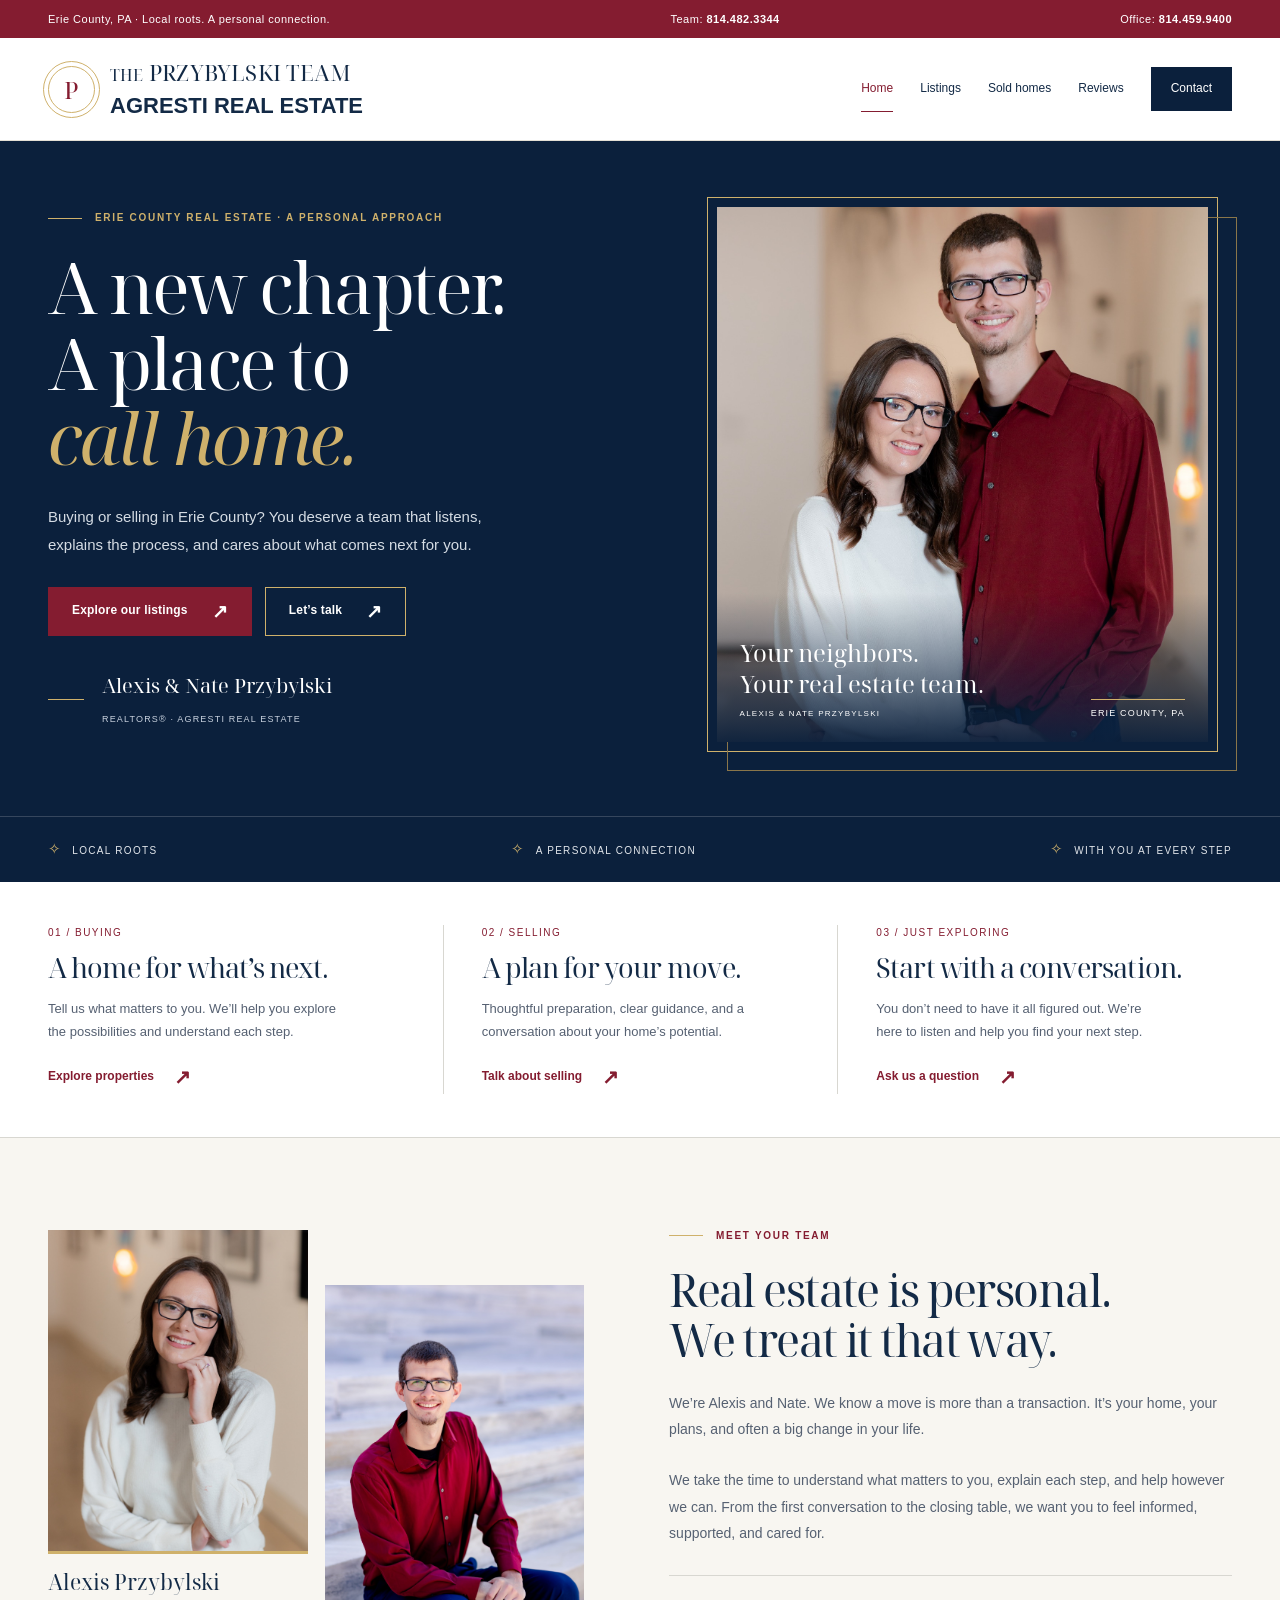
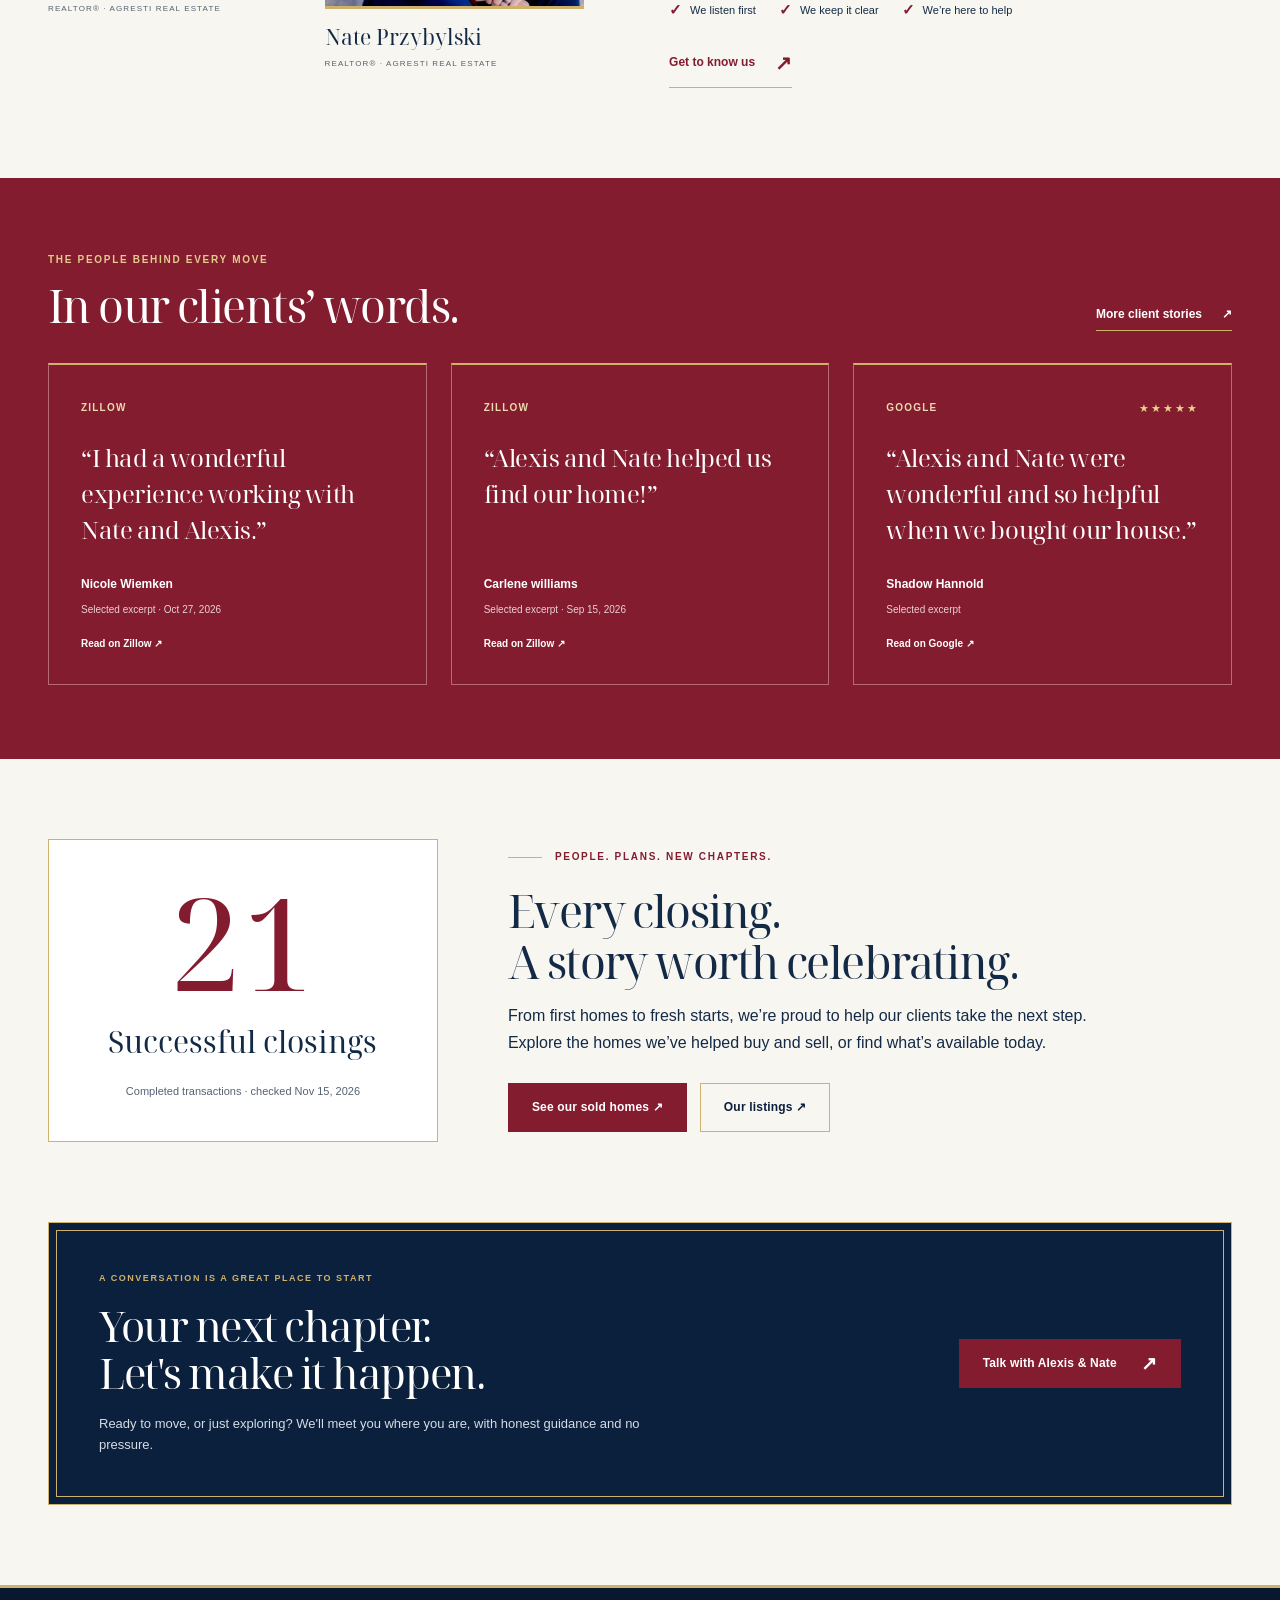
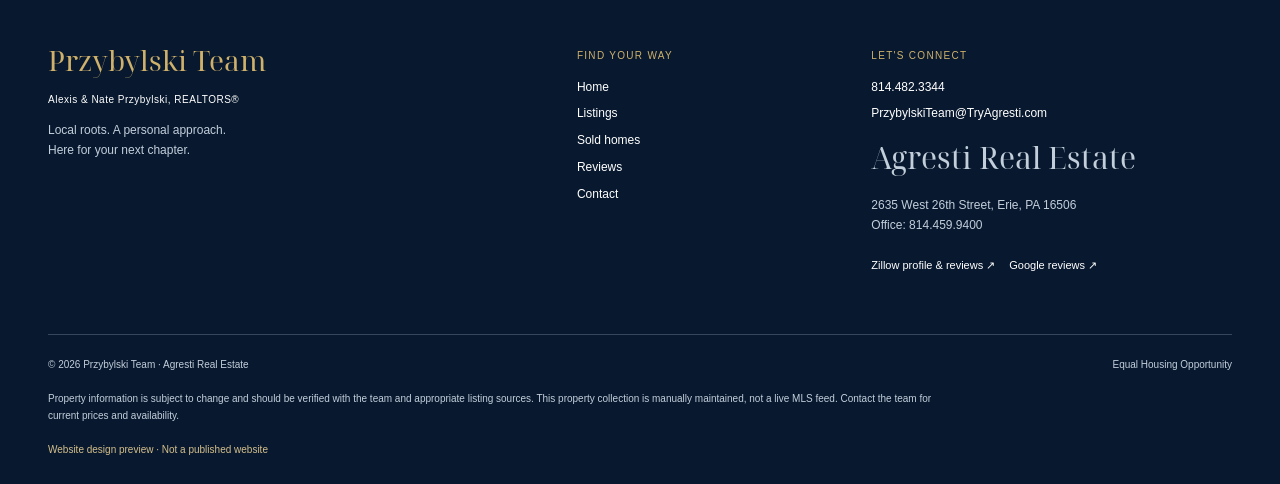
<file: index.html>
<!doctype html>
<html lang="en"><head><meta charset="UTF-8"><meta name="viewport" content="width=device-width, initial-scale=1"><title>Erie County Real Estate | Przybylski Team</title><meta name="description" content="Personal real estate guidance in Erie County with Alexis and Nate Przybylski at Agresti Real Estate."><meta name="theme-color" content="#0b203c"><meta name="robots" content="noindex,nofollow"><link rel="stylesheet" href="assets/css/styles.css"><script type="module" src="assets/js/app.js"></script></head><body><a class="skip-link" href="#main">Skip to content</a><div class="topbar"><div class="wrap"><span>Erie County, PA <span aria-hidden="true"> · </span> Local roots. A personal connection.</span><a href="tel:8144823344">Team: <strong>814.482.3344</strong></a><a href="tel:8144599400">Office: <strong>814.459.9400</strong></a></div></div><header class="site-header"><nav class="wrap navigation" aria-label="Main navigation"><a href="index.html" class="brand"><span class="brand-mark" aria-hidden="true">P</span><span><strong><span>THE</span> PRZYBYLSKI TEAM</strong><small class="broker-brand">AGRESTI REAL ESTATE</small></span></a><button class="menu-toggle" type="button" aria-controls="nav-links" aria-expanded="false">Menu <span aria-hidden="true">☰</span></button><div id="nav-links" class="nav-links"><a href="index.html" aria-current="page">Home</a><a href="properties.html" >Listings</a><a href="sold.html" >Sold homes</a><a href="reviews.html" >Reviews</a><a href="contact.html" >Contact</a></div></nav></header><main id="main"><section class="hero-shell"><div class="hero wrap"><div class="hero-copy"><p class="eyebrow rule">Erie County real estate · A personal approach</p><h1>A new chapter.<br>A place to<br><em>call home.</em></h1><p class="lead">Buying or selling in Erie County? You deserve a team that listens, explains the process, and cares about what comes next for you.</p><div class="actions"><a class="button" href="properties.html">Explore our listings <span aria-hidden="true">↗</span></a><a class="button secondary" href="contact.html">Let’s talk <span aria-hidden="true">↗</span></a></div><div class="hero-signoff"><span class="short-line" aria-hidden="true"></span><p>Alexis &amp; Nate Przybylski<br><small>REALTORS® · AGRESTI REAL ESTATE</small></p></div></div><figure class="hero-portrait"><img class="portrait" src="assets/images/team-1.jpg" alt="Alexis and Nate Przybylski smiling together" width="1365" height="2048"><figcaption><div><strong>Your neighbors.<br>Your real estate team.</strong><small>Alexis &amp; Nate Przybylski</small></div><span class="portrait-label">ERIE COUNTY, PA</span></figcaption></figure></div><div class="hero-bottom"><div class="wrap"><span><span class="diamond" aria-hidden="true">✧</span>Local roots</span><span><span class="diamond" aria-hidden="true">✧</span>A personal connection</span><span><span class="diamond" aria-hidden="true">✧</span>With you at every step</span></div></div></section>
<section class="paths" aria-label="How we can help"><div class="path-grid wrap"><article class="path-card"><span class="number">01 / BUYING</span><h2>A home for what’s next.</h2><p>Tell us what matters to you. We’ll help you explore the possibilities and understand each step.</p><a class="text-link" href="properties.html">Explore properties <span class="arrow" aria-hidden="true">↗</span></a></article><article class="path-card"><span class="number">02 / SELLING</span><h2>A plan for your move.</h2><p>Thoughtful preparation, clear guidance, and a conversation about your home’s potential.</p><a class="text-link" href="contact.html?interest=selling">Talk about selling <span class="arrow" aria-hidden="true">↗</span></a></article><article class="path-card"><span class="number">03 / JUST EXPLORING</span><h2>Start with a conversation.</h2><p>You don’t need to have it all figured out. We’re here to listen and help you find your next step.</p><a class="text-link" href="contact.html?interest=question">Ask us a question <span class="arrow" aria-hidden="true">↗</span></a></article></div></section>
<section class="team-section wrap" id="meet-the-team"><div class="team-layout"><div class="team-photos"><figure><img src="assets/images/team-2.jpg" alt="Alexis Przybylski" width="1365" height="2048" loading="lazy"><figcaption>Alexis Przybylski<small>REALTOR® · Agresti Real Estate</small></figcaption></figure><figure><img src="assets/images/team-3.jpg" alt="Nate Przybylski" width="1365" height="2048" loading="lazy"><figcaption>Nate Przybylski<small>REALTOR® · Agresti Real Estate</small></figcaption></figure></div><div class="team-copy"><p class="eyebrow rule">Meet your team</p><h2>Real estate is personal.<br>We treat it that way.</h2><p class="lead">We’re Alexis and Nate. We know a move is more than a transaction. It’s your home, your plans, and often a big change in your life.</p><p class="lead">We take the time to understand what matters to you, explain each step, and help however we can. From the first conversation to the closing table, we want you to feel informed, supported, and cared for.</p><div class="team-values"><span><b aria-hidden="true">✓</b>We listen first</span><span><b aria-hidden="true">✓</b>We keep it clear</span><span><b aria-hidden="true">✓</b>We’re here to help</span></div><a class="text-link" href="contact.html">Get to know us <span class="arrow" aria-hidden="true">↗</span></a></div></div></section>
<section class="quote-band"><div class="wrap"><div class="section-heading"><div><p class="eyebrow">The people behind every move</p><h2>In our clients’ words.</h2></div><a class="text-link" href="reviews.html">More client stories <span aria-hidden="true">↗</span></a></div><div class="review-grid" data-reviews data-limit="3" aria-live="polite"><p>Loading client stories…</p></div></div></section>
<section class="impact-section wrap" aria-labelledby="impact-title"><div class="impact-total"><span class="impact-number" data-sold-total>21</span><p>Successful closings</p><small>Completed transactions · checked Nov 15, 2026</small></div><div class="impact-copy"><p class="eyebrow rule">People. Plans. New chapters.</p><h2 id="impact-title">Every closing.<br>A story worth celebrating.</h2><p>From first homes to fresh starts, we’re proud to help our clients take the next step. Explore the homes we’ve helped buy and sell, or find what’s available today.</p><div class="actions"><a class="button" href="sold.html">See our sold homes ↗</a><a class="button secondary" href="properties.html">Our listings ↗</a></div></div></section>
<section class="cta wrap"><div><p class="eyebrow">A conversation is a great place to start</p><h2>Your next chapter.<br>Let's make it happen.</h2><p>Ready to move, or just exploring? We'll meet you where you are, with honest guidance and no pressure.</p></div><a class="button secondary" href="contact.html">Talk with Alexis & Nate <span aria-hidden="true">↗</span></a></section></main><footer class="site-footer"><div class="wrap footer-grid"><div><a class="footer-brand" href="index.html">Przybylski Team<span>Alexis & Nate Przybylski, REALTORS®</span></a><p>Local roots. A personal approach.<br>Here for your next chapter.</p></div><div><h3>Find your way</h3><a href="index.html">Home</a><a href="properties.html">Listings</a><a href="sold.html">Sold homes</a><a href="reviews.html">Reviews</a><a href="contact.html">Contact</a></div><div><h3>Let's connect</h3><a href="tel:8144823344">814.482.3344</a><a href="mailto:PrzybylskiTeam@TryAgresti.com">PrzybylskiTeam@TryAgresti.com</a><p><strong class="broker-footer">Agresti Real Estate</strong><br>2635 West 26th Street, Erie, PA 16506<br>Office: <a href="tel:8144599400">814.459.9400</a></p><div data-social-links></div></div></div><div class="wrap footer-bottom"><span>© 2026 Przybylski Team · Agresti Real Estate</span><span>Equal Housing Opportunity</span><p>Property information is subject to change and should be verified with the team and appropriate listing sources. This property collection is manually maintained, not a live MLS feed. Contact the team for current prices and availability.</p><p class="preview-note">Website design preview · Not a published website</p></div></footer></body></html>
</file>
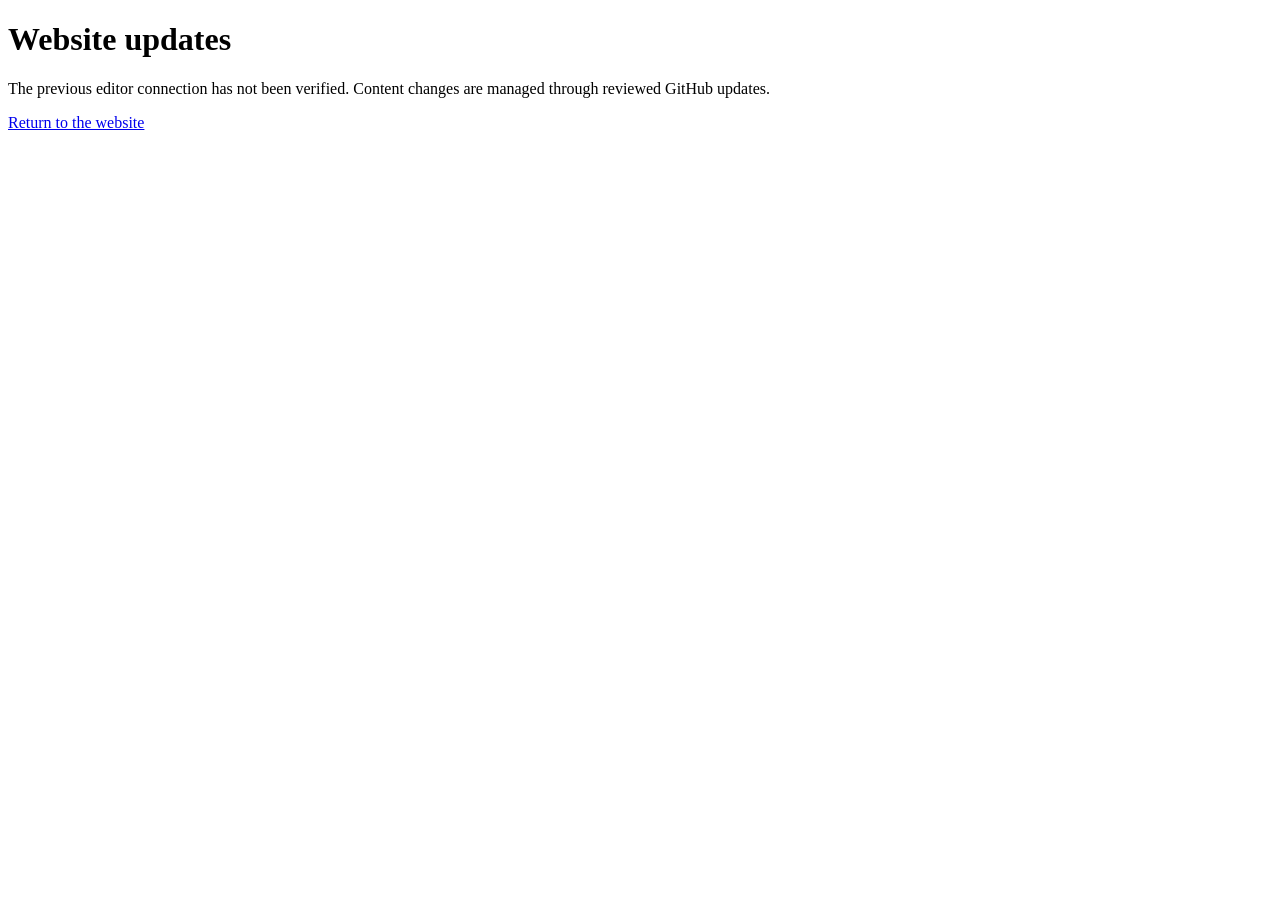
<file: admin/index.html>
<!doctype html><html lang="en"><meta charset="utf-8"><meta name="viewport" content="width=device-width,initial-scale=1"><meta name="robots" content="noindex,nofollow"><title>Website updates | Przybylski Team</title><main><h1>Website updates</h1><p>The previous editor connection has not been verified. Content changes are managed through reviewed GitHub updates.</p><a href="../index.html">Return to the website</a></main></html>
</file>
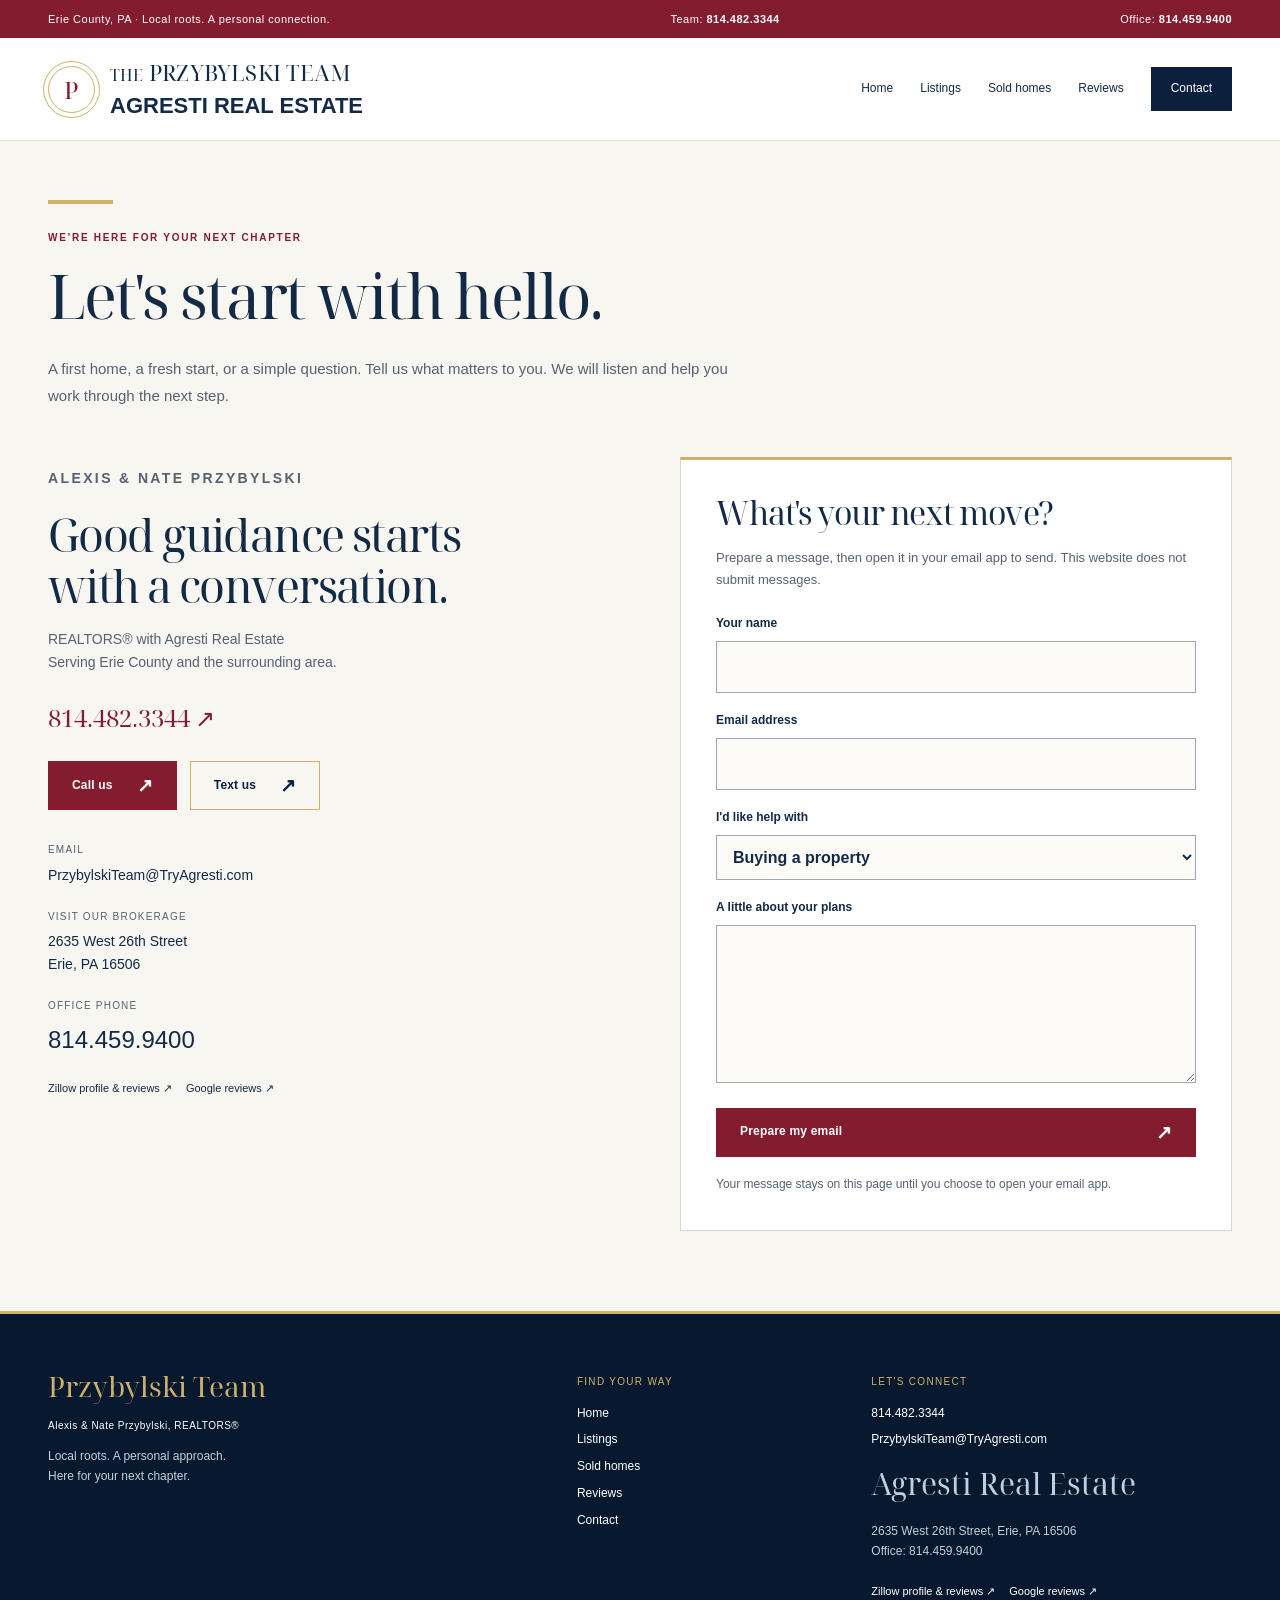
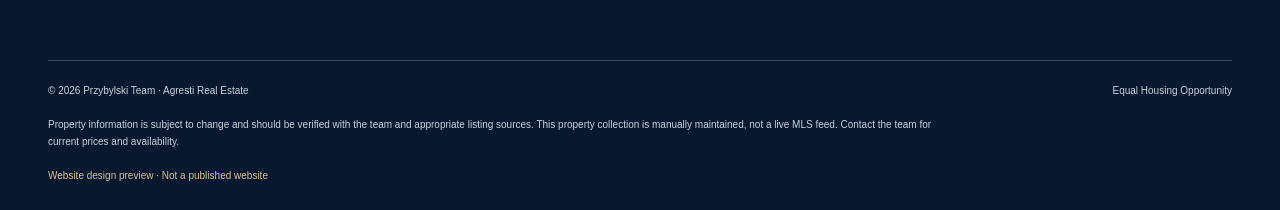
<file: contact.html>
<!doctype html>
<html lang="en"><head><meta charset="UTF-8"><meta name="viewport" content="width=device-width, initial-scale=1"><title>Contact | Przybylski Team</title><meta name="description" content="Call, text or email Alexis and Nate Przybylski at Agresti Real Estate in Erie, Pennsylvania."><meta name="theme-color" content="#0b203c"><meta name="robots" content="noindex,nofollow"><link rel="stylesheet" href="assets/css/styles.css"><script type="module" src="assets/js/app.js"></script></head><body><a class="skip-link" href="#main">Skip to content</a><div class="topbar"><div class="wrap"><span>Erie County, PA <span aria-hidden="true"> · </span> Local roots. A personal connection.</span><a href="tel:8144823344">Team: <strong>814.482.3344</strong></a><a href="tel:8144599400">Office: <strong>814.459.9400</strong></a></div></div><header class="site-header"><nav class="wrap navigation" aria-label="Main navigation"><a href="index.html" class="brand"><span class="brand-mark" aria-hidden="true">P</span><span><strong><span>THE</span> PRZYBYLSKI TEAM</strong><small class="broker-brand">AGRESTI REAL ESTATE</small></span></a><button class="menu-toggle" type="button" aria-controls="nav-links" aria-expanded="false">Menu <span aria-hidden="true">☰</span></button><div id="nav-links" class="nav-links"><a href="index.html" >Home</a><a href="properties.html" >Listings</a><a href="sold.html" >Sold homes</a><a href="reviews.html" >Reviews</a><a href="contact.html" aria-current="page">Contact</a></div></nav></header><main id="main"><section class="page-intro wrap"><div class="page-line" aria-hidden="true"></div><p class="eyebrow">We’re here for your next chapter</p><h1>Let's start with hello.</h1><p class="lead">A first home, a fresh start, or a simple question. Tell us what matters to you. We will listen and help you work through the next step.</p></section><section class="wrap contact-grid"><div class="contact-info"><p class="eyebrow">Alexis & Nate Przybylski</p><h2>Good guidance starts<br>with a conversation.</h2><p>REALTORS® with Agresti Real Estate<br>Serving Erie County and the surrounding area.</p><a class="phone" href="tel:8144823344">814.482.3344 ↗</a><div class="actions"><a class="button" href="tel:8144823344">Call us <span aria-hidden="true">↗</span></a><a class="button secondary" href="sms:8144823344">Text us <span aria-hidden="true">↗</span></a></div><dl><dt>Email</dt><dd><a href="mailto:PrzybylskiTeam@TryAgresti.com">PrzybylskiTeam@TryAgresti.com</a></dd><dt>Visit our brokerage</dt><dd>2635 West 26th Street<br>Erie, PA 16506</dd><dt>Office phone</dt><dd><a href="tel:8144599400">814.459.9400</a></dd></dl><div data-social-links></div></div><div class="form-card"><h2>What's your next move?</h2><p id="form-help">Prepare a message, then open it in your email app to send. This website does not submit messages.</p><form id="contact-form" aria-describedby="form-help"><label for="name">Your name<input id="name" name="name" autocomplete="name" maxlength="100" required></label><label for="email">Email address<input id="email" name="email" type="email" autocomplete="email" maxlength="200" required></label><label for="interest">I'd like help with<select id="interest" name="interest"><option value="buying">Buying a property</option><option value="selling">Selling a property</option><option value="value">Understanding my home's value</option><option value="question">Something else</option></select></label><label for="message">A little about your plans<textarea id="message" name="message" rows="5" maxlength="1500" required></textarea></label><button class="button" type="submit">Prepare my email <span aria-hidden="true">↗</span></button><p class="muted">Your message stays on this page until you choose to open your email app.</p><div id="draft-result" role="status" hidden></div></form><noscript><p>Please call or use the email link to reach us.</p></noscript></div></section><noscript><div class="wrap note-panel">Property and review collections need JavaScript. Call <a href="tel:8144823344">814.482.3344</a> for current information.</div></noscript></main><footer class="site-footer"><div class="wrap footer-grid"><div><a class="footer-brand" href="index.html">Przybylski Team<span>Alexis & Nate Przybylski, REALTORS®</span></a><p>Local roots. A personal approach.<br>Here for your next chapter.</p></div><div><h3>Find your way</h3><a href="index.html">Home</a><a href="properties.html">Listings</a><a href="sold.html">Sold homes</a><a href="reviews.html">Reviews</a><a href="contact.html">Contact</a></div><div><h3>Let's connect</h3><a href="tel:8144823344">814.482.3344</a><a href="mailto:PrzybylskiTeam@TryAgresti.com">PrzybylskiTeam@TryAgresti.com</a><p><strong class="broker-footer">Agresti Real Estate</strong><br>2635 West 26th Street, Erie, PA 16506<br>Office: <a href="tel:8144599400">814.459.9400</a></p><div data-social-links></div></div></div><div class="wrap footer-bottom"><span>© 2026 Przybylski Team · Agresti Real Estate</span><span>Equal Housing Opportunity</span><p>Property information is subject to change and should be verified with the team and appropriate listing sources. This property collection is manually maintained, not a live MLS feed. Contact the team for current prices and availability.</p><p class="preview-note">Website design preview · Not a published website</p></div></footer></body></html>
</file>
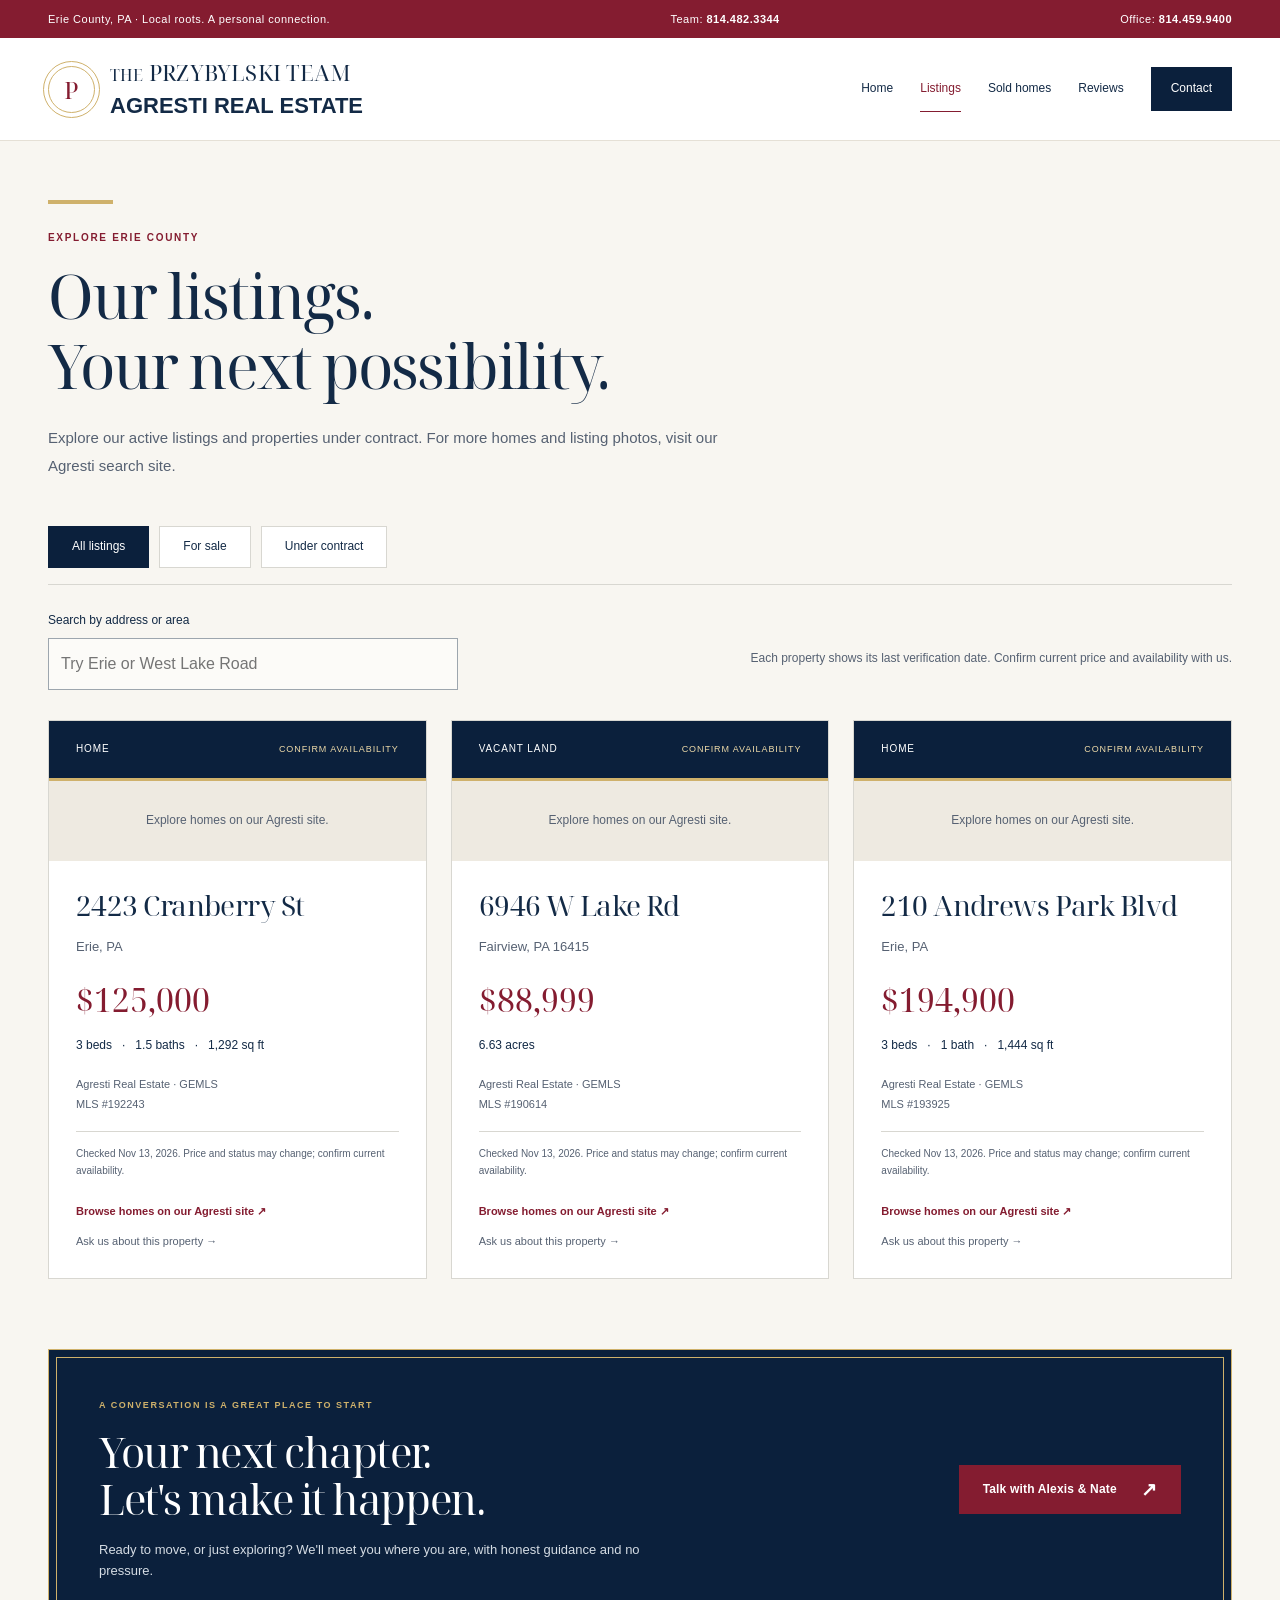
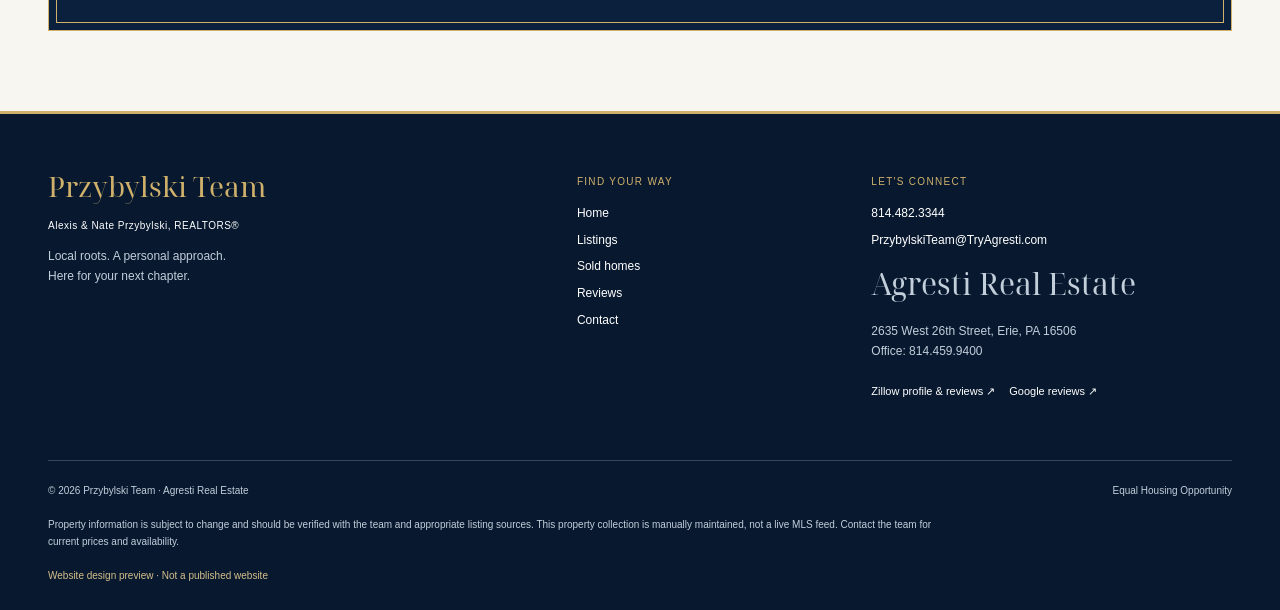
<file: properties.html>
<!doctype html>
<html lang="en"><head><meta charset="UTF-8"><meta name="viewport" content="width=device-width, initial-scale=1"><title>Listings | Przybylski Team</title><meta name="description" content="Explore the Przybylski Team property collection, including active listings and properties under contract in Erie County."><meta name="theme-color" content="#0b203c"><meta name="robots" content="noindex,nofollow"><link rel="stylesheet" href="assets/css/styles.css"><script type="module" src="assets/js/app.js"></script></head><body><a class="skip-link" href="#main">Skip to content</a><div class="topbar"><div class="wrap"><span>Erie County, PA <span aria-hidden="true"> · </span> Local roots. A personal connection.</span><a href="tel:8144823344">Team: <strong>814.482.3344</strong></a><a href="tel:8144599400">Office: <strong>814.459.9400</strong></a></div></div><header class="site-header"><nav class="wrap navigation" aria-label="Main navigation"><a href="index.html" class="brand"><span class="brand-mark" aria-hidden="true">P</span><span><strong><span>THE</span> PRZYBYLSKI TEAM</strong><small class="broker-brand">AGRESTI REAL ESTATE</small></span></a><button class="menu-toggle" type="button" aria-controls="nav-links" aria-expanded="false">Menu <span aria-hidden="true">☰</span></button><div id="nav-links" class="nav-links"><a href="index.html" >Home</a><a href="properties.html" aria-current="page">Listings</a><a href="sold.html" >Sold homes</a><a href="reviews.html" >Reviews</a><a href="contact.html" >Contact</a></div></nav></header><main id="main"><section class="page-intro wrap"><div class="page-line" aria-hidden="true"></div><p class="eyebrow">Explore Erie County</p><h1>Our listings.<br>Your next possibility.</h1><p class="lead">Explore our active listings and properties under contract. For more homes and listing photos, visit our Agresti search site.</p></section><section class="wrap listing-section"><div class="filters" aria-label="Filter listings"><a href="properties.html" data-filter="current">All listings</a><a href="properties.html?status=active" data-filter="active">For sale</a><a href="properties.html?status=pending" data-filter="pending">Under contract</a></div><div class="search-row"><label for="property-search">Search by address or area<input type="search" id="property-search" placeholder="Try Erie or West Lake Road"></label><p class="muted">Each property shows its last verification date. Confirm current price and availability with us.</p></div><div class="property-grid" data-properties="dynamic"  aria-live="polite"><p>Loading properties…</p></div></section><section class="cta wrap"><div><p class="eyebrow">A conversation is a great place to start</p><h2>Your next chapter.<br>Let's make it happen.</h2><p>Ready to move, or just exploring? We'll meet you where you are, with honest guidance and no pressure.</p></div><a class="button secondary" href="contact.html">Talk with Alexis & Nate <span aria-hidden="true">↗</span></a></section><noscript><div class="wrap note-panel">Property and review collections need JavaScript. Call <a href="tel:8144823344">814.482.3344</a> for current information.</div></noscript></main><footer class="site-footer"><div class="wrap footer-grid"><div><a class="footer-brand" href="index.html">Przybylski Team<span>Alexis & Nate Przybylski, REALTORS®</span></a><p>Local roots. A personal approach.<br>Here for your next chapter.</p></div><div><h3>Find your way</h3><a href="index.html">Home</a><a href="properties.html">Listings</a><a href="sold.html">Sold homes</a><a href="reviews.html">Reviews</a><a href="contact.html">Contact</a></div><div><h3>Let's connect</h3><a href="tel:8144823344">814.482.3344</a><a href="mailto:PrzybylskiTeam@TryAgresti.com">PrzybylskiTeam@TryAgresti.com</a><p><strong class="broker-footer">Agresti Real Estate</strong><br>2635 West 26th Street, Erie, PA 16506<br>Office: <a href="tel:8144599400">814.459.9400</a></p><div data-social-links></div></div></div><div class="wrap footer-bottom"><span>© 2026 Przybylski Team · Agresti Real Estate</span><span>Equal Housing Opportunity</span><p>Property information is subject to change and should be verified with the team and appropriate listing sources. This property collection is manually maintained, not a live MLS feed. Contact the team for current prices and availability.</p><p class="preview-note">Website design preview · Not a published website</p></div></footer></body></html>
</file>
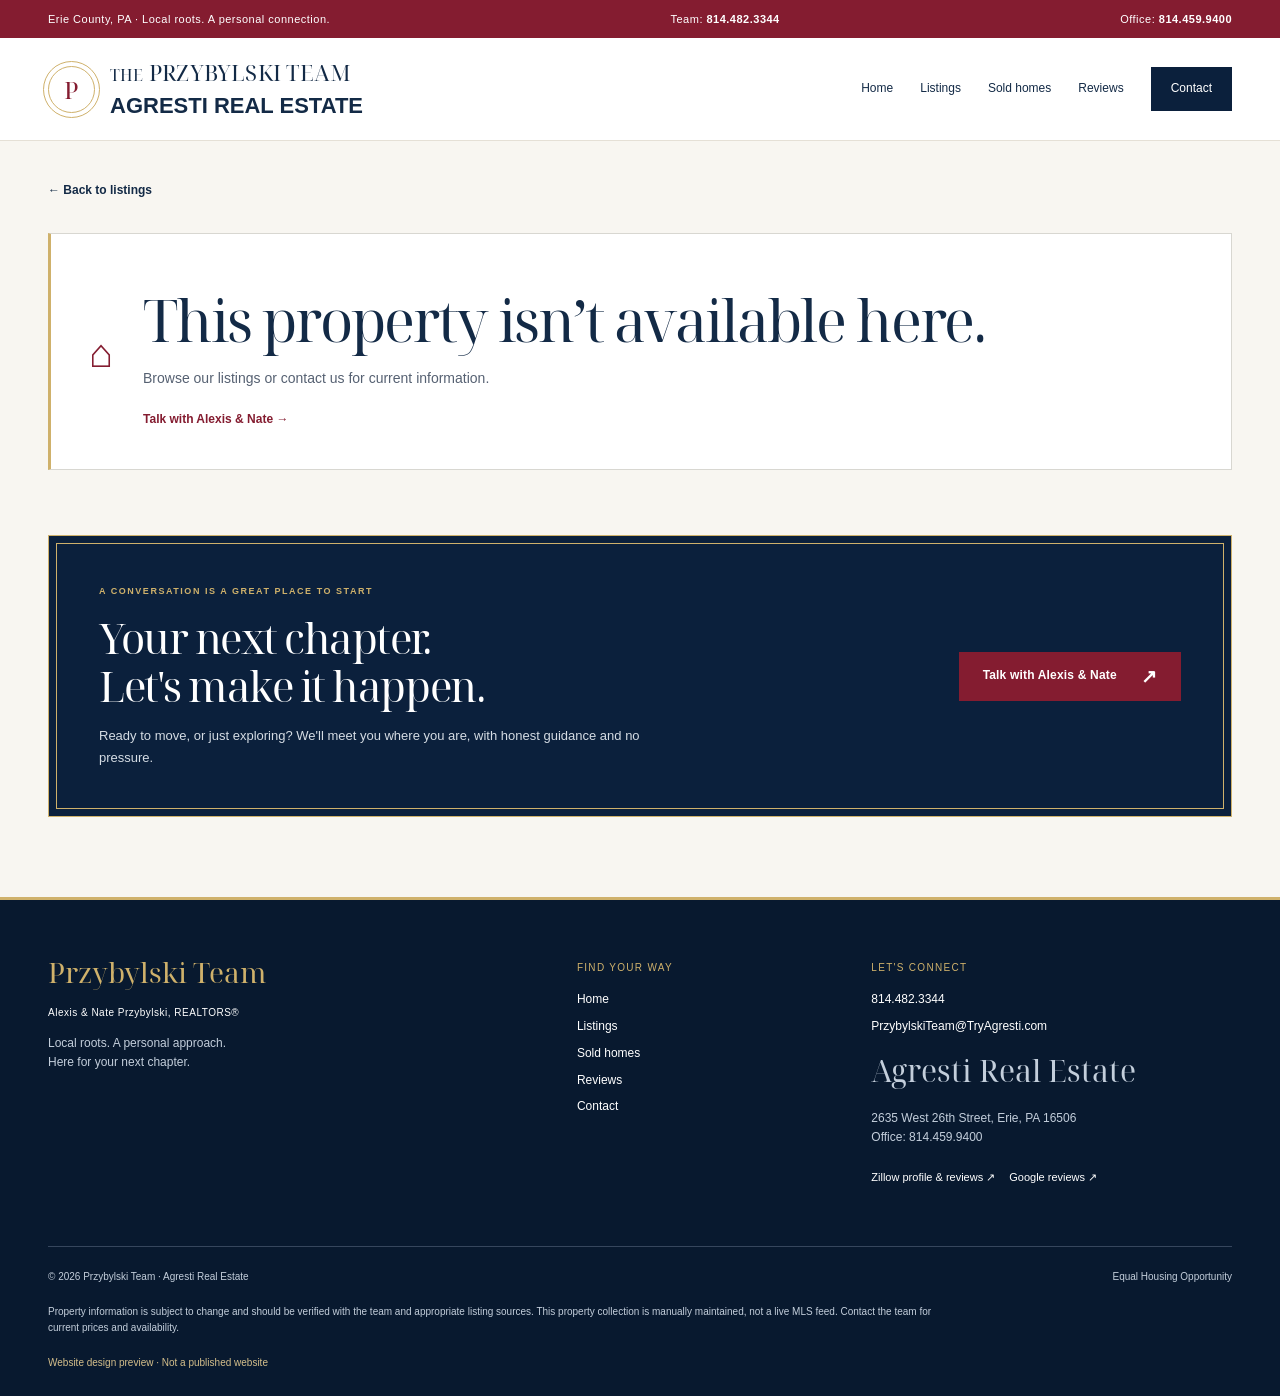
<file: property.html>
<!doctype html>
<html lang="en"><head><meta charset="UTF-8"><meta name="viewport" content="width=device-width, initial-scale=1"><title>Property Details | Przybylski Team</title><meta name="description" content="Property details and contact information for the Przybylski Team at Agresti Real Estate."><meta name="theme-color" content="#0b203c"><meta name="robots" content="noindex,nofollow"><link rel="stylesheet" href="assets/css/styles.css"><script type="module" src="assets/js/app.js"></script></head><body><a class="skip-link" href="#main">Skip to content</a><div class="topbar"><div class="wrap"><span>Erie County, PA <span aria-hidden="true"> · </span> Local roots. A personal connection.</span><a href="tel:8144823344">Team: <strong>814.482.3344</strong></a><a href="tel:8144599400">Office: <strong>814.459.9400</strong></a></div></div><header class="site-header"><nav class="wrap navigation" aria-label="Main navigation"><a href="index.html" class="brand"><span class="brand-mark" aria-hidden="true">P</span><span><strong><span>THE</span> PRZYBYLSKI TEAM</strong><small class="broker-brand">AGRESTI REAL ESTATE</small></span></a><button class="menu-toggle" type="button" aria-controls="nav-links" aria-expanded="false">Menu <span aria-hidden="true">☰</span></button><div id="nav-links" class="nav-links"><a href="index.html" >Home</a><a href="properties.html" >Listings</a><a href="sold.html" >Sold homes</a><a href="reviews.html" >Reviews</a><a href="contact.html" >Contact</a></div></nav></header><main id="main"><section class="wrap detail-section"><a class="text-link" href="properties.html">← Back to listings</a><div id="property-detail" aria-live="polite"><h1>Property details</h1><p>Loading this property…</p></div></section><section class="cta wrap"><div><p class="eyebrow">A conversation is a great place to start</p><h2>Your next chapter.<br>Let's make it happen.</h2><p>Ready to move, or just exploring? We'll meet you where you are, with honest guidance and no pressure.</p></div><a class="button secondary" href="contact.html">Talk with Alexis & Nate <span aria-hidden="true">↗</span></a></section><noscript><div class="wrap note-panel">Property and review collections need JavaScript. Call <a href="tel:8144823344">814.482.3344</a> for current information.</div></noscript></main><footer class="site-footer"><div class="wrap footer-grid"><div><a class="footer-brand" href="index.html">Przybylski Team<span>Alexis & Nate Przybylski, REALTORS®</span></a><p>Local roots. A personal approach.<br>Here for your next chapter.</p></div><div><h3>Find your way</h3><a href="index.html">Home</a><a href="properties.html">Listings</a><a href="sold.html">Sold homes</a><a href="reviews.html">Reviews</a><a href="contact.html">Contact</a></div><div><h3>Let's connect</h3><a href="tel:8144823344">814.482.3344</a><a href="mailto:PrzybylskiTeam@TryAgresti.com">PrzybylskiTeam@TryAgresti.com</a><p><strong class="broker-footer">Agresti Real Estate</strong><br>2635 West 26th Street, Erie, PA 16506<br>Office: <a href="tel:8144599400">814.459.9400</a></p><div data-social-links></div></div></div><div class="wrap footer-bottom"><span>© 2026 Przybylski Team · Agresti Real Estate</span><span>Equal Housing Opportunity</span><p>Property information is subject to change and should be verified with the team and appropriate listing sources. This property collection is manually maintained, not a live MLS feed. Contact the team for current prices and availability.</p><p class="preview-note">Website design preview · Not a published website</p></div></footer></body></html>
</file>
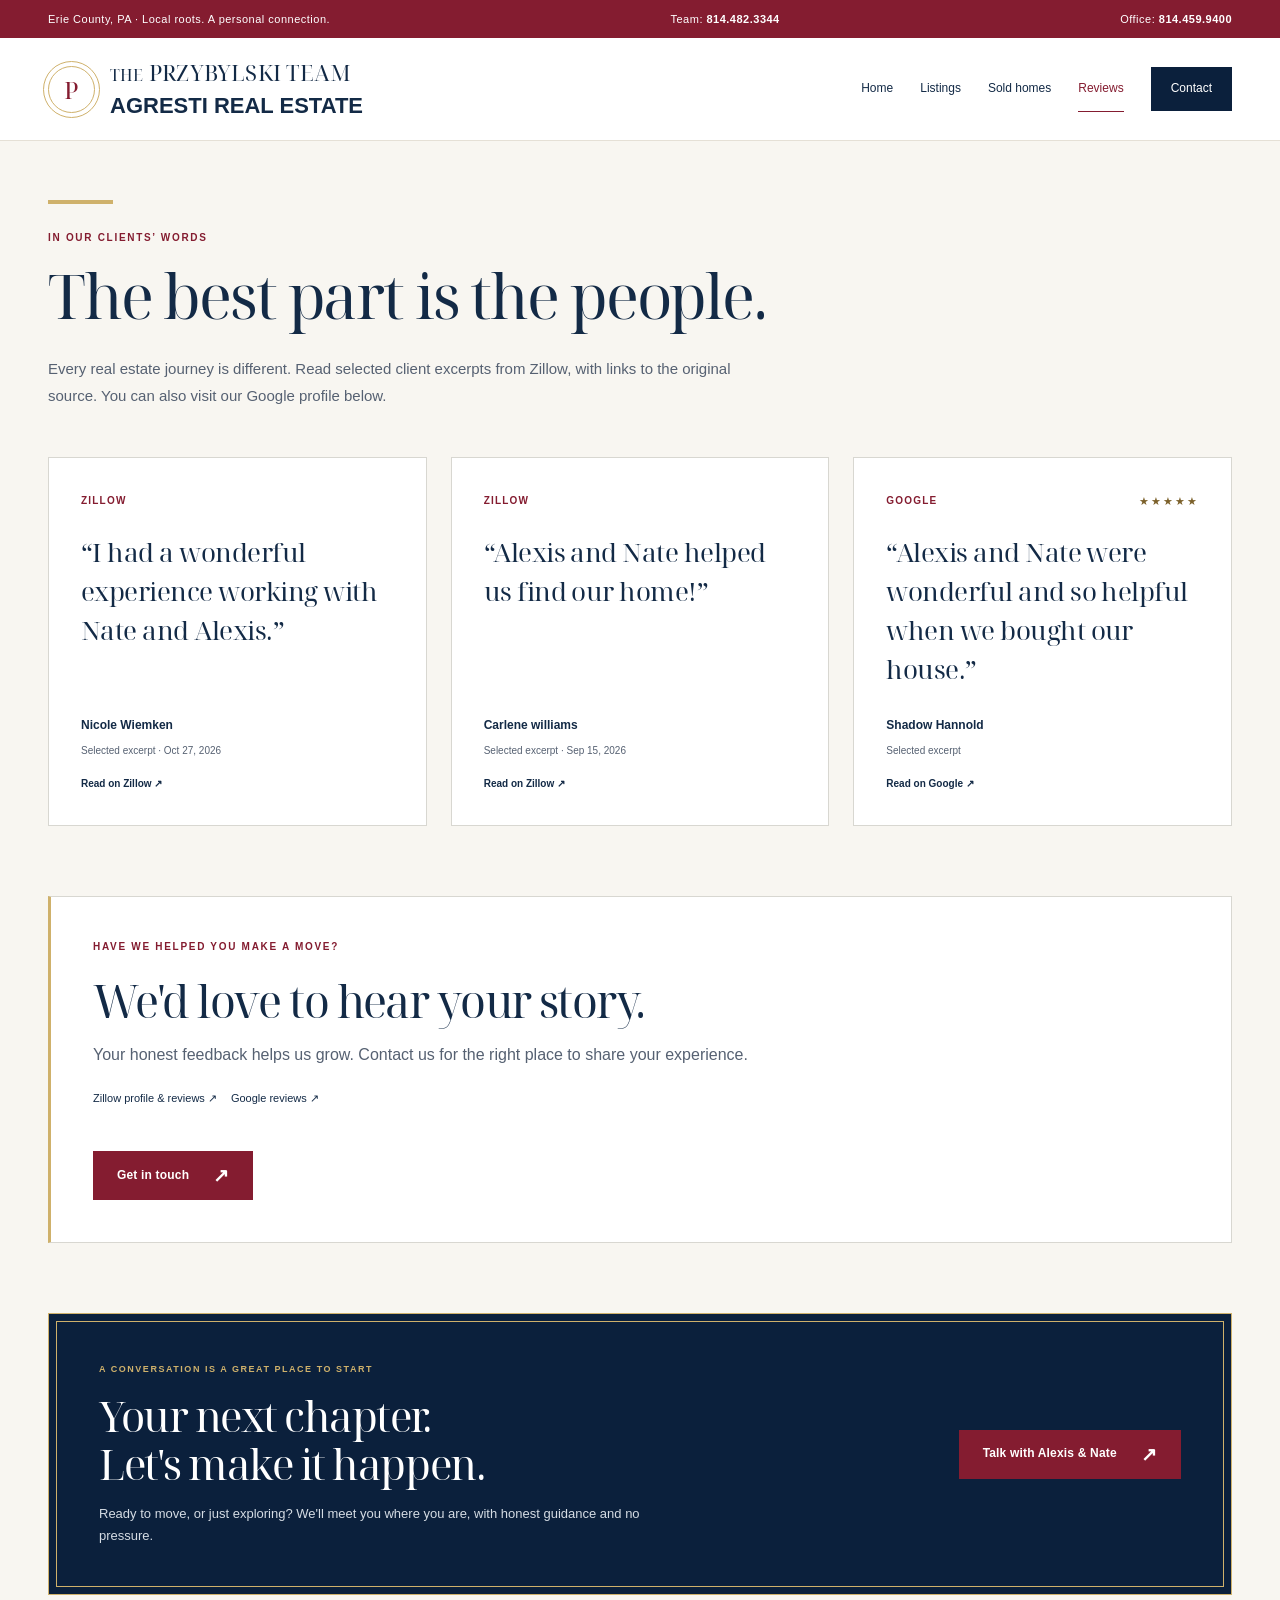
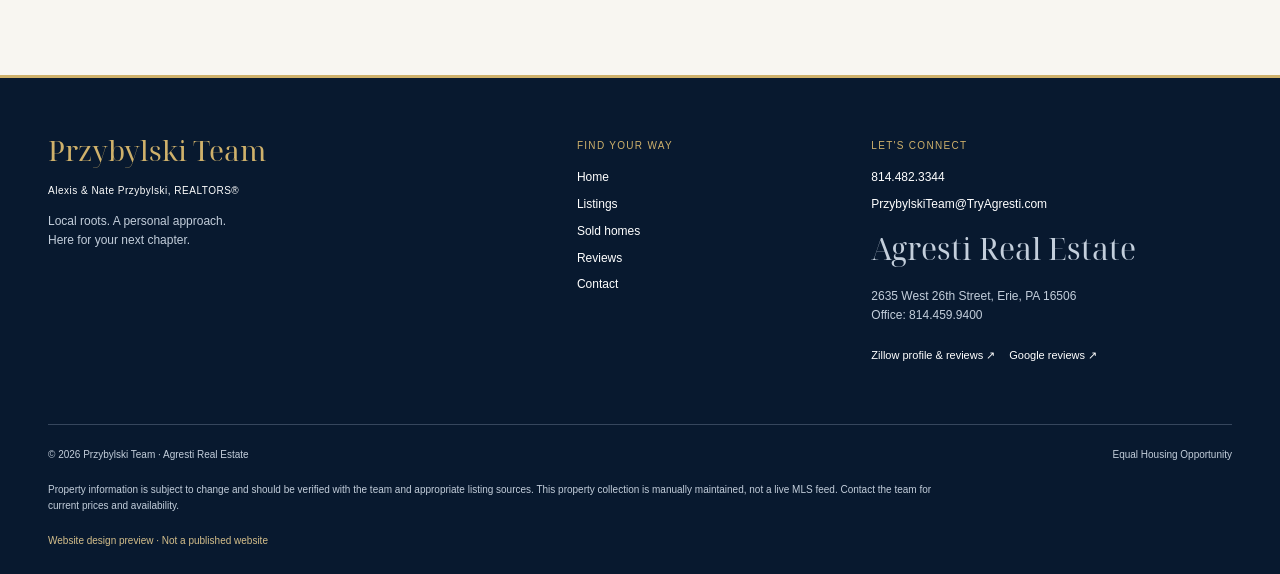
<file: reviews.html>
<!doctype html>
<html lang="en"><head><meta charset="UTF-8"><meta name="viewport" content="width=device-width, initial-scale=1"><title>Client Reviews | Przybylski Team</title><meta name="description" content="Read authentic client review excerpts and visit the Przybylski Team profiles on Zillow and Google."><meta name="theme-color" content="#0b203c"><meta name="robots" content="noindex,nofollow"><link rel="stylesheet" href="assets/css/styles.css"><script type="module" src="assets/js/app.js"></script></head><body><a class="skip-link" href="#main">Skip to content</a><div class="topbar"><div class="wrap"><span>Erie County, PA <span aria-hidden="true"> · </span> Local roots. A personal connection.</span><a href="tel:8144823344">Team: <strong>814.482.3344</strong></a><a href="tel:8144599400">Office: <strong>814.459.9400</strong></a></div></div><header class="site-header"><nav class="wrap navigation" aria-label="Main navigation"><a href="index.html" class="brand"><span class="brand-mark" aria-hidden="true">P</span><span><strong><span>THE</span> PRZYBYLSKI TEAM</strong><small class="broker-brand">AGRESTI REAL ESTATE</small></span></a><button class="menu-toggle" type="button" aria-controls="nav-links" aria-expanded="false">Menu <span aria-hidden="true">☰</span></button><div id="nav-links" class="nav-links"><a href="index.html" >Home</a><a href="properties.html" >Listings</a><a href="sold.html" >Sold homes</a><a href="reviews.html" aria-current="page">Reviews</a><a href="contact.html" >Contact</a></div></nav></header><main id="main"><section class="page-intro wrap"><div class="page-line" aria-hidden="true"></div><p class="eyebrow">In our clients’ words</p><h1>The best part is the people.</h1><p class="lead">Every real estate journey is different. Read selected client excerpts from Zillow, with links to the original source. You can also visit our Google profile below.</p></section><section class="wrap listing-section"><div class="review-grid" data-reviews  aria-live="polite"><p>Loading client stories…</p></div></section><section class="wrap note-panel"><p class="eyebrow">Have we helped you make a move?</p><h2>We'd love to hear your story.</h2><p>Your honest feedback helps us grow. Contact us for the right place to share your experience.</p><div data-social-links></div><a class="button" href="mailto:PrzybylskiTeam@TryAgresti.com?subject=Sharing%20my%20experience">Get in touch <span aria-hidden="true">↗</span></a></section><section class="cta wrap"><div><p class="eyebrow">A conversation is a great place to start</p><h2>Your next chapter.<br>Let's make it happen.</h2><p>Ready to move, or just exploring? We'll meet you where you are, with honest guidance and no pressure.</p></div><a class="button secondary" href="contact.html">Talk with Alexis & Nate <span aria-hidden="true">↗</span></a></section><noscript><div class="wrap note-panel">Property and review collections need JavaScript. Call <a href="tel:8144823344">814.482.3344</a> for current information.</div></noscript></main><footer class="site-footer"><div class="wrap footer-grid"><div><a class="footer-brand" href="index.html">Przybylski Team<span>Alexis & Nate Przybylski, REALTORS®</span></a><p>Local roots. A personal approach.<br>Here for your next chapter.</p></div><div><h3>Find your way</h3><a href="index.html">Home</a><a href="properties.html">Listings</a><a href="sold.html">Sold homes</a><a href="reviews.html">Reviews</a><a href="contact.html">Contact</a></div><div><h3>Let's connect</h3><a href="tel:8144823344">814.482.3344</a><a href="mailto:PrzybylskiTeam@TryAgresti.com">PrzybylskiTeam@TryAgresti.com</a><p><strong class="broker-footer">Agresti Real Estate</strong><br>2635 West 26th Street, Erie, PA 16506<br>Office: <a href="tel:8144599400">814.459.9400</a></p><div data-social-links></div></div></div><div class="wrap footer-bottom"><span>© 2026 Przybylski Team · Agresti Real Estate</span><span>Equal Housing Opportunity</span><p>Property information is subject to change and should be verified with the team and appropriate listing sources. This property collection is manually maintained, not a live MLS feed. Contact the team for current prices and availability.</p><p class="preview-note">Website design preview · Not a published website</p></div></footer></body></html>
</file>
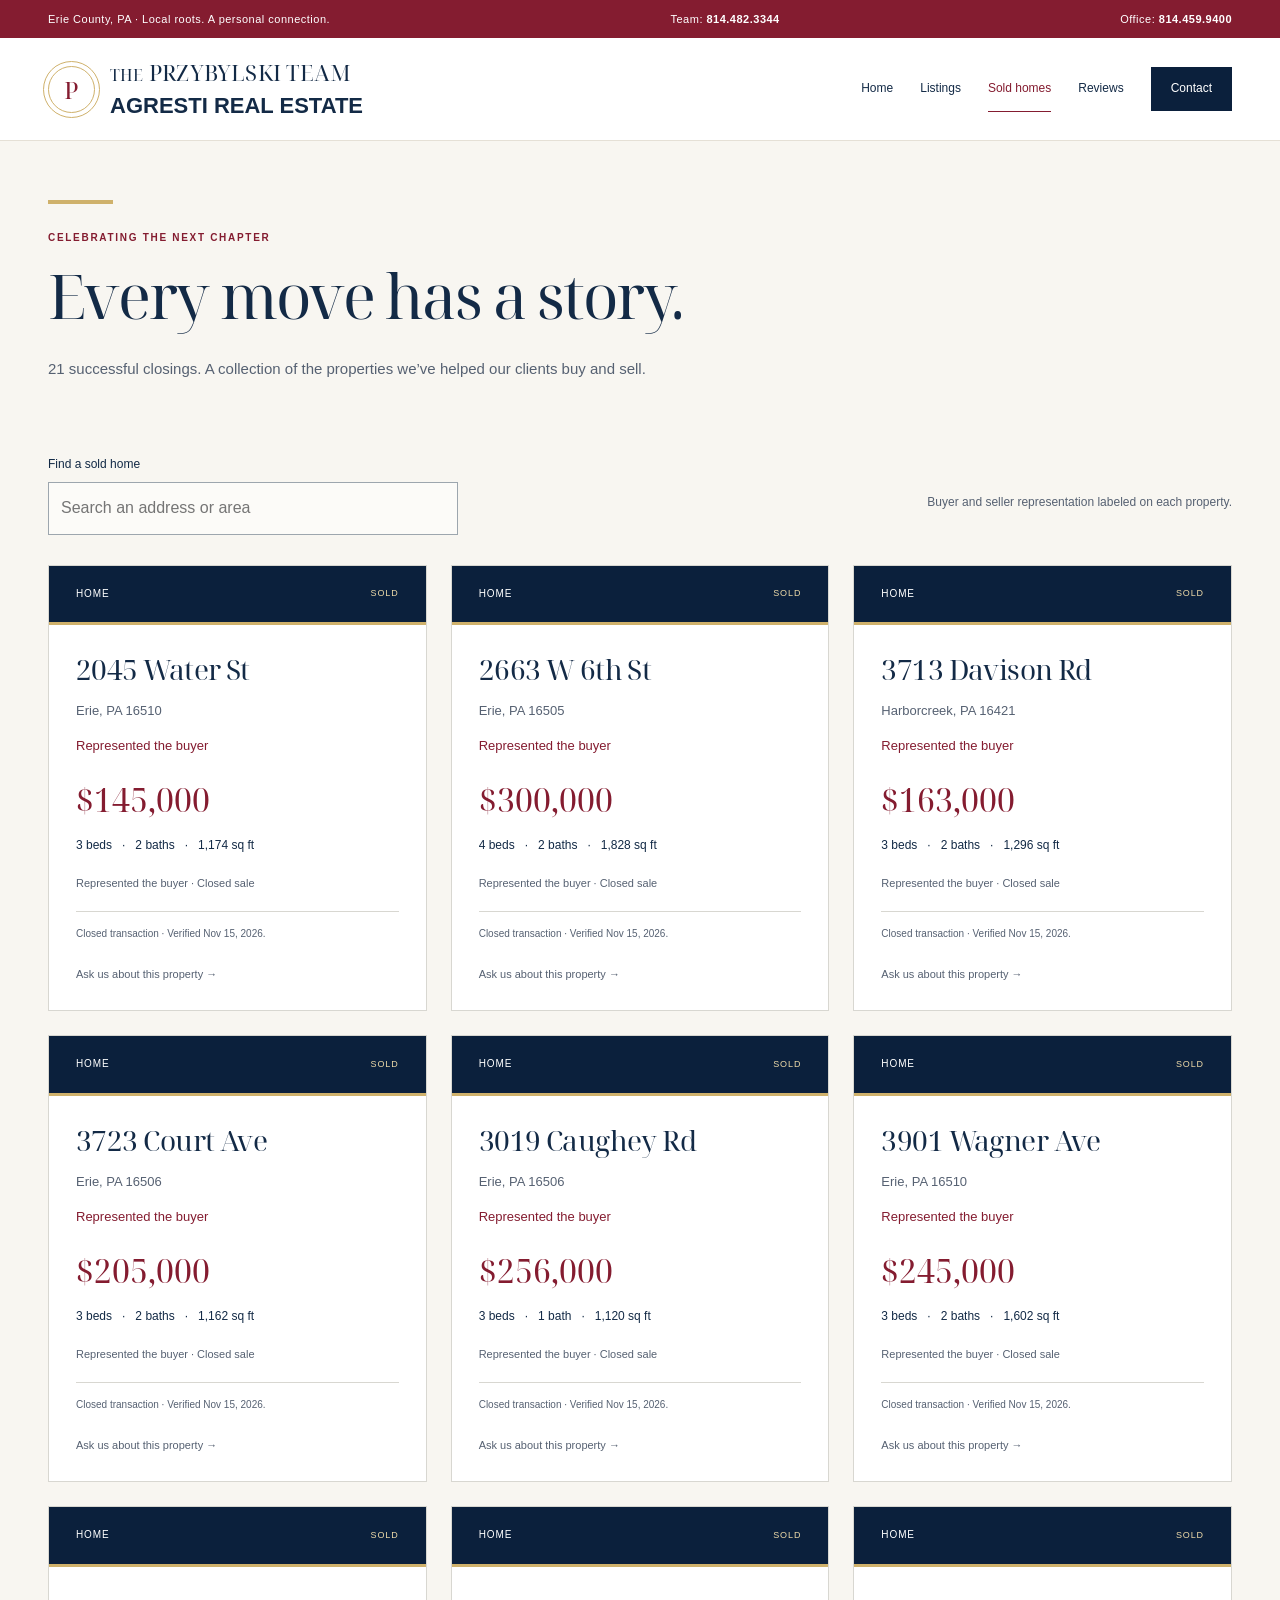
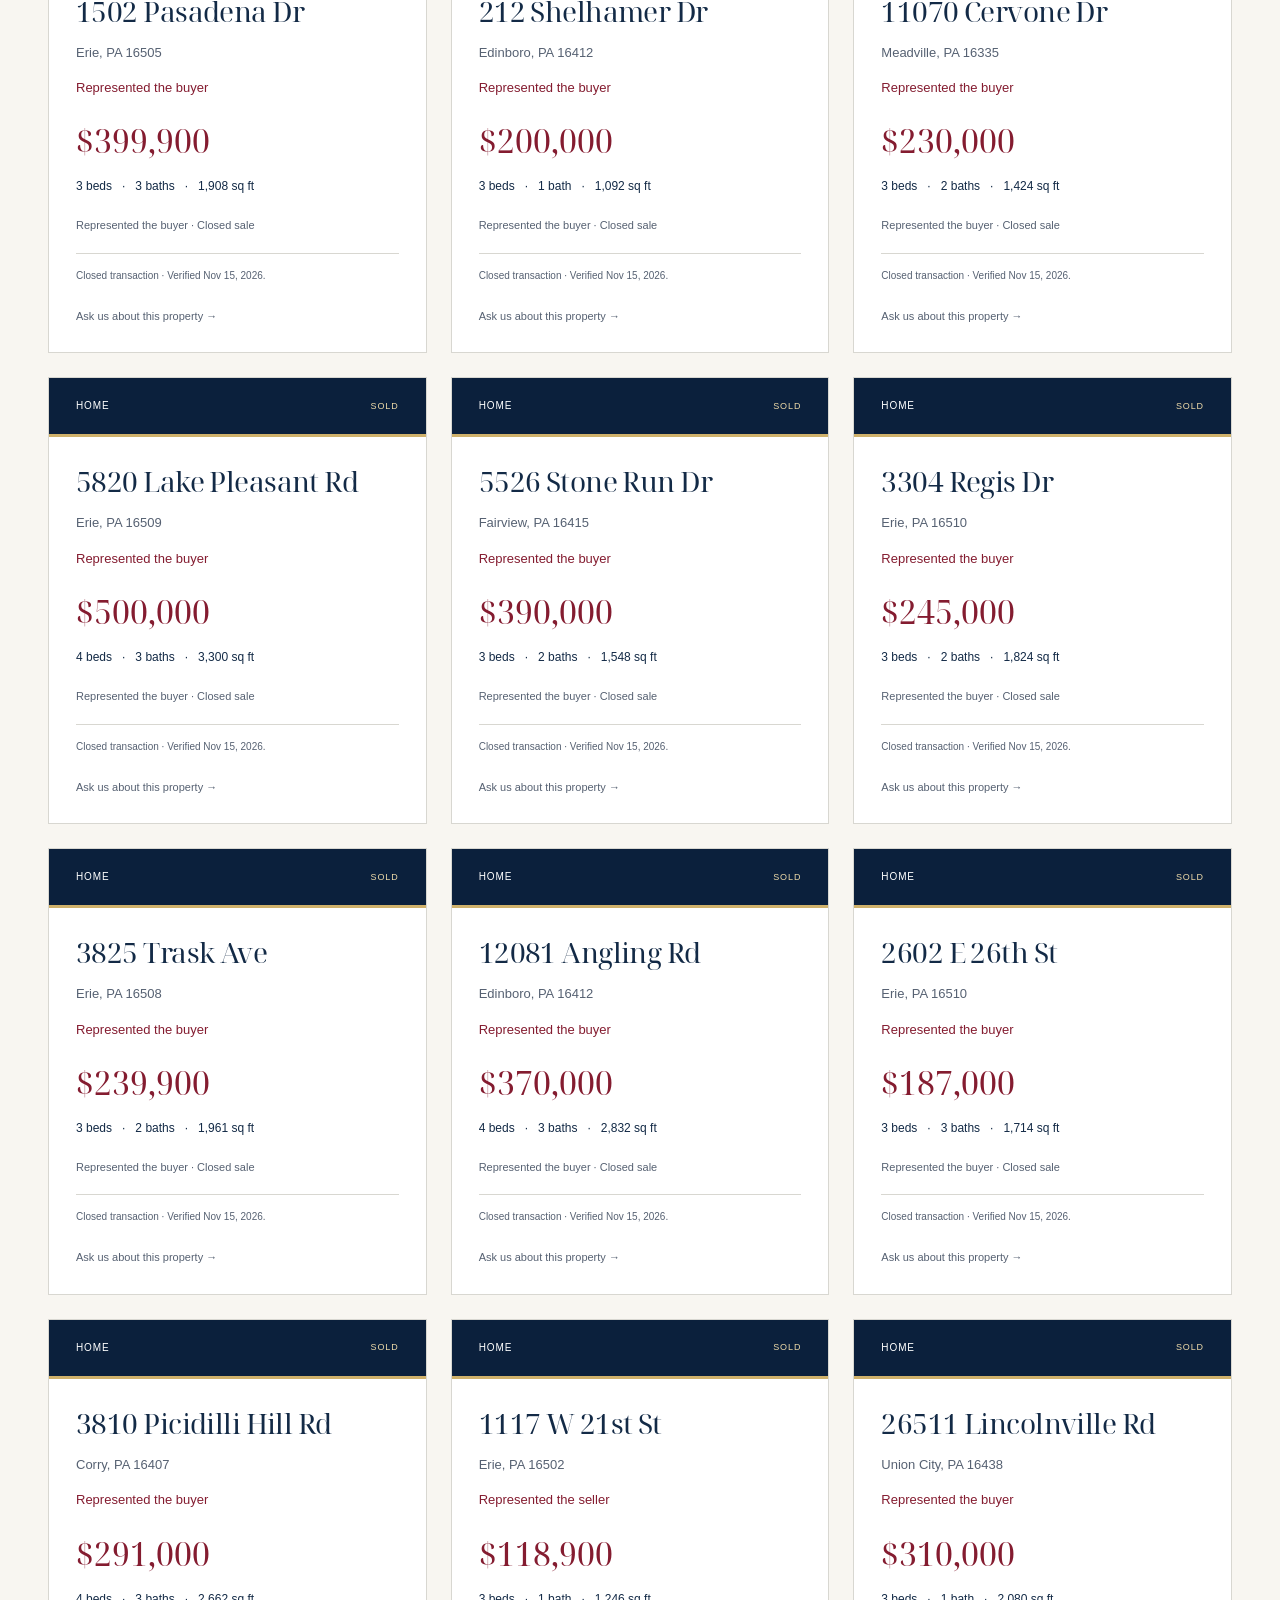
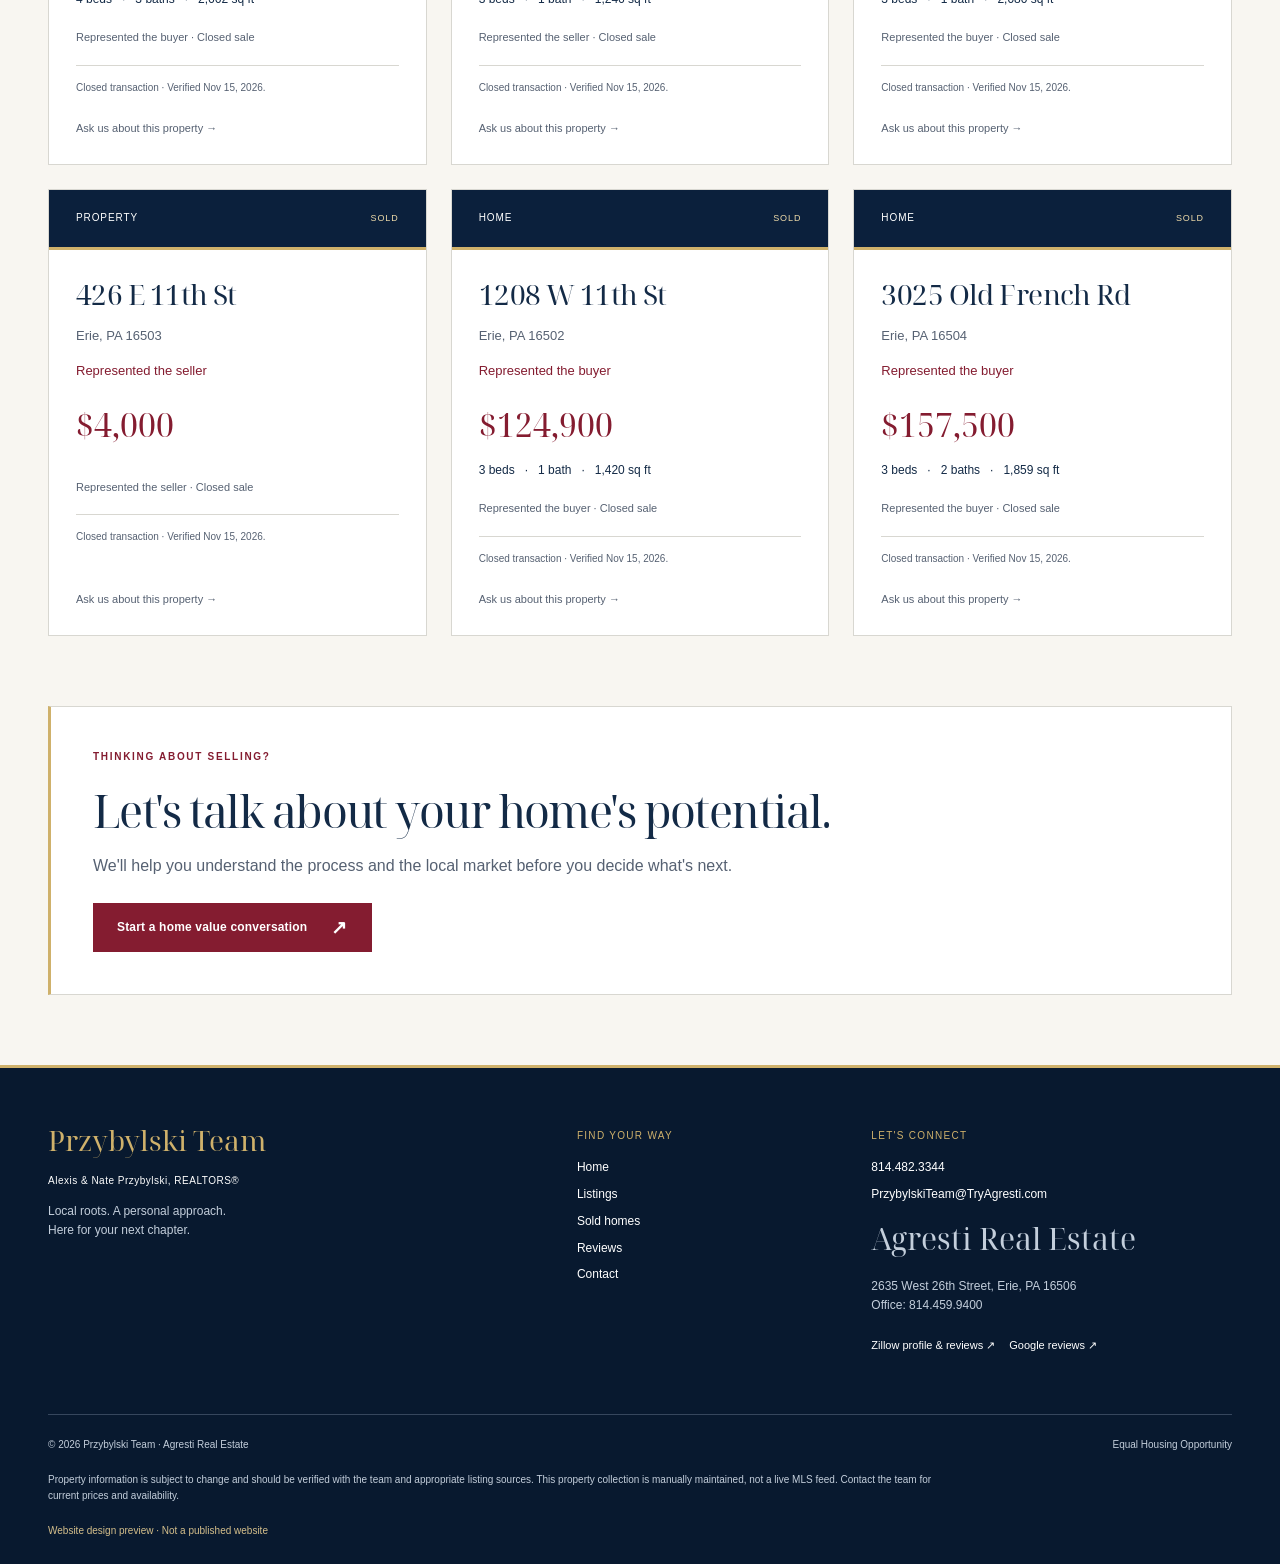
<file: sold.html>
<!doctype html>
<html lang="en"><head><meta charset="UTF-8"><meta name="viewport" content="width=device-width, initial-scale=1"><title>Our Sold Homes | Przybylski Team</title><meta name="description" content="Explore the Przybylski Team’s completed sales and buyer transactions with Agresti Real Estate."><meta name="theme-color" content="#0b203c"><meta name="robots" content="noindex,nofollow"><link rel="stylesheet" href="assets/css/styles.css"><script type="module" src="assets/js/app.js"></script></head><body><a class="skip-link" href="#main">Skip to content</a><div class="topbar"><div class="wrap"><span>Erie County, PA <span aria-hidden="true"> · </span> Local roots. A personal connection.</span><a href="tel:8144823344">Team: <strong>814.482.3344</strong></a><a href="tel:8144599400">Office: <strong>814.459.9400</strong></a></div></div><header class="site-header"><nav class="wrap navigation" aria-label="Main navigation"><a href="index.html" class="brand"><span class="brand-mark" aria-hidden="true">P</span><span><strong><span>THE</span> PRZYBYLSKI TEAM</strong><small class="broker-brand">AGRESTI REAL ESTATE</small></span></a><button class="menu-toggle" type="button" aria-controls="nav-links" aria-expanded="false">Menu <span aria-hidden="true">☰</span></button><div id="nav-links" class="nav-links"><a href="index.html" >Home</a><a href="properties.html" >Listings</a><a href="sold.html" aria-current="page">Sold homes</a><a href="reviews.html" >Reviews</a><a href="contact.html" >Contact</a></div></nav></header><main id="main"><section class="page-intro wrap"><div class="page-line" aria-hidden="true"></div><p class="eyebrow">Celebrating the next chapter</p><h1>Every move has a story.</h1><p class="lead"><span data-sold-total>21</span> successful closings. A collection of the properties we’ve helped our clients buy and sell.</p></section><section class="wrap listing-section"><div class="search-row"><label for="property-search">Find a sold home<input type="search" id="property-search" placeholder="Search an address or area"></label><p class="muted">Buyer and seller representation labeled on each property.</p></div><div class="property-grid" data-properties="sold"  aria-live="polite"><p>Loading properties…</p></div></section><section class="wrap note-panel"><p class="eyebrow">Thinking about selling?</p><h2>Let's talk about your home's potential.</h2><p>We'll help you understand the process and the local market before you decide what's next.</p><a class="button" href="contact.html?interest=selling">Start a home value conversation <span aria-hidden="true">↗</span></a></section><noscript><div class="wrap note-panel">Property and review collections need JavaScript. Call <a href="tel:8144823344">814.482.3344</a> for current information.</div></noscript></main><footer class="site-footer"><div class="wrap footer-grid"><div><a class="footer-brand" href="index.html">Przybylski Team<span>Alexis & Nate Przybylski, REALTORS®</span></a><p>Local roots. A personal approach.<br>Here for your next chapter.</p></div><div><h3>Find your way</h3><a href="index.html">Home</a><a href="properties.html">Listings</a><a href="sold.html">Sold homes</a><a href="reviews.html">Reviews</a><a href="contact.html">Contact</a></div><div><h3>Let's connect</h3><a href="tel:8144823344">814.482.3344</a><a href="mailto:PrzybylskiTeam@TryAgresti.com">PrzybylskiTeam@TryAgresti.com</a><p><strong class="broker-footer">Agresti Real Estate</strong><br>2635 West 26th Street, Erie, PA 16506<br>Office: <a href="tel:8144599400">814.459.9400</a></p><div data-social-links></div></div></div><div class="wrap footer-bottom"><span>© 2026 Przybylski Team · Agresti Real Estate</span><span>Equal Housing Opportunity</span><p>Property information is subject to change and should be verified with the team and appropriate listing sources. This property collection is manually maintained, not a live MLS feed. Contact the team for current prices and availability.</p><p class="preview-note">Website design preview · Not a published website</p></div></footer></body></html>
</file>
<file: assets/css/styles.css>
@font-face{font-family:"Team Serif";font-style:normal;font-weight:400;font-display:swap;src:url([data-uri]) format("woff")}
@font-face{font-family:"Team Serif";font-style:italic;font-weight:400;font-display:swap;src:url([data-uri]) format("woff")}
:root{--navy:#0b203c;--red:#841c30;--red-dark:#641224;--gold:#cfb16b;--gold-ink:#7c612b;--cream:#f8f6f1;--ink:#132a46;--muted:#566172;--line:#d8d7d1;--white:#fff;--serif:'Team Serif',Georgia,'Times New Roman',serif;--sans:Arial,Helvetica,sans-serif}
*{box-sizing:border-box}html{scroll-behavior:smooth}body{margin:0;background:var(--cream);color:var(--ink);font:16px/1.65 var(--sans)}h1,h2,h3,p,figure{margin:0}h1,h2{font-family:var(--serif);font-weight:400;letter-spacing:-.035em;line-height:1.13}h1{font-size:clamp(42px,5.4vw,76px)}h2{font-size:clamp(34px,3.5vw,49px)}h3{font:400 25px/1.25 var(--serif);letter-spacing:-.02em}p{margin-top:16px}a{color:inherit;text-decoration:none}a:hover{text-decoration:underline;text-underline-offset:5px}button,input,textarea,select{font:inherit}button{cursor:pointer}a,button,input,textarea,select{-webkit-tap-highlight-color:transparent}a:focus-visible,button:focus-visible,input:focus-visible,select:focus-visible,textarea:focus-visible{outline:3px solid #297fc0;outline-offset:5px}img{display:block;max-width:100%}small{font-size:13px}.wrap{width:min(1200px,calc(100% - 96px));margin-inline:auto}.topbar{background:var(--red);color:white;font-size:11px;letter-spacing:.045em}.topbar .wrap{display:flex;justify-content:space-between;align-items:center;gap:20px;padding-block:10px}.topbar a{white-space:nowrap}.site-header{background:white;border-bottom:1px solid #e5e0d6}.navigation{min-height:102px;display:flex;justify-content:space-between;align-items:center;gap:30px}.brand{display:flex;align-items:center;gap:15px}.brand:hover{text-decoration:none}.brand-mark{width:47px;height:47px;border:1px solid var(--gold);outline:1px solid var(--gold);outline-offset:4px;border-radius:50%;display:flex;align-items:center;justify-content:center;font:24px var(--serif);color:var(--red);flex-shrink:0}.brand strong{display:block;font:500 20px/1.2 var(--serif);letter-spacing:.01em}.brand strong span{font-size:.72em}.brand small{display:block;font-size:9px;letter-spacing:.25em;margin-top:7px}.nav-links{display:flex;align-items:center;gap:27px;font-size:12px}.nav-links a{padding:12px 0;border-bottom:1px solid transparent}.nav-links a[aria-current]{color:var(--red);border-bottom-color:var(--red)}.nav-links a:last-child{padding:11px 19px;background:var(--navy);color:white;border:1px solid var(--navy)}.menu-toggle{display:none}.eyebrow{margin:0 0 21px;font:600 10px/1.6 var(--sans);letter-spacing:.17em;text-transform:uppercase;color:var(--red)}.eyebrow.rule{display:flex;align-items:center;gap:13px}.eyebrow.rule:before{content:'';width:34px;height:1px;background:var(--gold)}.lead{color:var(--muted);font-size:16px;line-height:1.85;max-width:560px;margin-top:24px}.hero-shell{background:var(--navy);color:white;overflow:hidden;position:relative}.hero{display:grid;grid-template-columns:1.12fr 1fr;gap:70px;align-items:center;padding-block:56px 64px}.hero-copy{padding-bottom:10px}.hero .eyebrow{color:var(--gold);font-size:10px;margin-bottom:24px}.hero h1{font-size:clamp(48px,5.5vw,77px);line-height:1.07}.hero h1 em{color:var(--gold);font-weight:400}.hero .lead{color:#d5dce4;font-size:15px;max-width:490px;margin-top:27px}.actions{display:flex;gap:13px;flex-wrap:wrap;margin-top:28px}.button{display:inline-flex;align-items:center;justify-content:space-between;gap:24px;padding:13px 23px;min-height:49px;background:var(--red);border:1px solid var(--red);color:white;font-weight:600;font-size:12px;letter-spacing:.015em;transition:background .16s,transform .16s}.button:hover{background:var(--red-dark);text-decoration:none}.button span{font-size:19px;line-height:1}.button.secondary{background:transparent;border-color:var(--gold);color:var(--navy)}.button.secondary:hover{background:#eee8da}.hero .button.secondary{color:white}.hero .button.secondary:hover{background:#203753}.hero-signoff{margin-top:35px;display:flex;align-items:center;gap:18px}.hero-signoff .short-line{height:1px;width:36px;background:var(--gold)}.hero-signoff p{font:20px/1.45 var(--serif);margin:0}.hero-signoff small{font:9px/1.5 var(--sans);letter-spacing:.13em;color:#c8d1de}.hero-portrait{position:relative;margin:0 14px 0 0;padding:9px;border:1px solid var(--gold);z-index:1}.hero-portrait:before{content:'';position:absolute;inset:19px -20px -20px 19px;border:1px solid #8a764a;z-index:-1}.portrait{height:535px;width:100%;object-fit:cover;object-position:center 29%;background:#bdb1a3}.hero-portrait figcaption{position:absolute;left:9px;right:9px;bottom:9px;padding:46px 23px 21px;background:linear-gradient(transparent,rgba(11,32,60,.95));display:flex;justify-content:space-between;align-items:end;gap:15px}.hero-portrait figcaption strong{font:24px/1.15 var(--serif)}.hero-portrait figcaption small{font:8px/1.6 var(--sans);letter-spacing:.16em;text-transform:uppercase;display:block;margin-top:7px}.portrait-label{border-top:1px solid var(--gold);padding-top:6px;font-size:9px;letter-spacing:.13em;white-space:nowrap}.hero-bottom{border-top:1px solid #36465d}.hero-bottom .wrap{display:flex;align-items:center;justify-content:space-between;gap:24px;padding-block:20px;color:#e2e6eb;font-size:10px;letter-spacing:.13em;text-transform:uppercase}.hero-bottom .diamond{color:var(--gold);font-size:15px;margin-right:10px}.section{padding-block:85px}.section-heading{display:flex;justify-content:space-between;align-items:end;gap:32px;margin-bottom:32px}.section-heading .eyebrow{margin-bottom:13px}.text-link{font-size:12px;font-weight:600;text-underline-offset:5px;display:inline-flex;align-items:center;gap:20px}.text-link .arrow{font-size:20px}.section-heading .text-link{flex-shrink:0;border-bottom:1px solid var(--gold);padding-bottom:5px}.paths{background:white;border-bottom:1px solid var(--line)}.path-grid{display:grid;grid-template-columns:repeat(3,minmax(0,1fr));padding-block:43px}.path-card{padding-inline:38px;border-left:1px solid var(--line);position:relative}.path-card:first-child{padding-left:0;border:0}.path-card:last-child{padding-right:0}.path-card .number{font-size:10px;letter-spacing:.15em;color:var(--red);margin-bottom:12px;display:block}.path-card h2{font-size:27px}.path-card p{font-size:13px;line-height:1.8;color:var(--muted);margin-top:13px;max-width:290px}.path-card .text-link{margin-top:17px;color:var(--red)}.team-section{padding-block:90px}.team-layout{display:grid;grid-template-columns:1fr 1.05fr;gap:85px;align-items:center}.team-photos{display:grid;grid-template-columns:1fr 1fr;gap:17px;align-items:start}.team-photos figure{min-width:0}.team-photos figure:last-child{margin-top:55px}.team-photos img{height:324px;object-fit:cover;width:100%;object-position:center 25%;border-bottom:3px solid var(--gold)}.team-photos figcaption{padding-block:15px;font:21px/1.3 var(--serif)}.team-photos figcaption small{display:block;font:8px/1.5 var(--sans);text-transform:uppercase;letter-spacing:.14em;color:var(--muted);margin-top:7px}.team-copy .lead{font-size:14px;line-height:1.9}.team-copy .text-link{margin-top:24px;color:var(--red);border-bottom:1px solid var(--gold);padding-bottom:7px}.team-values{display:flex;gap:23px;border-top:1px solid var(--line);padding-top:22px;margin-top:28px;font-size:11px;color:var(--ink)}.team-values span{display:flex;align-items:center;gap:8px}.team-values b{color:var(--red);font-size:15px}.quote-band{background:var(--red);color:white;padding-block:74px}.quote-band .eyebrow{color:#e4ca8d}.quote-band .section-heading .text-link{color:white}.review-grid{display:grid;grid-template-columns:repeat(auto-fit,minmax(min(100%,280px),1fr));gap:24px}.review-card{padding:32px;border:1px solid var(--line);background:white}.review-card blockquote{font:26px/1.5 var(--serif);margin:21px 0 27px;letter-spacing:-.02em}.review-card cite{font-size:12px;font-style:normal;font-weight:600}.review-card .stars{color:var(--gold-ink);letter-spacing:.18em;font-size:13px}.review-card .muted{font-size:10px;margin-top:7px}.review-card .text-link{margin-top:17px;font-size:10px}.quote-band .review-card{background:transparent;border:1px solid #b66a78;border-top:2px solid var(--gold)}.quote-band .review-card .stars{color:#e9cf8f}.quote-band .review-card .muted{color:#ead0d4}.property-grid{display:grid;grid-template-columns:repeat(3,minmax(0,1fr));gap:24px}.property-card{background:white;border:1px solid var(--line);overflow:hidden}.property-card:only-child{grid-column:1/-1;display:grid;grid-template-columns:1.25fr 1fr}.property-photo{height:245px;width:100%;object-fit:cover;object-position:center 65%}.property-card:only-child .property-photo{height:100%;min-height:340px;max-height:430px}.property-content{padding:28px}.property-content .eyebrow{margin:0 0 13px;font-size:9px}.property-content h3{font-size:29px}.property-price{font:25px var(--serif);margin-top:16px}.property-meta{font-size:12px;color:var(--muted);margin-top:12px}.property-content>p{font-size:13px;line-height:1.8}.property-content .text-link{margin-top:22px;color:var(--red)}.record-note{font-size:11px!important;color:var(--muted);border-top:1px solid var(--line);padding-top:13px}.empty{grid-column:1/-1;display:flex;align-items:center;gap:30px;border:1px solid var(--line);border-left:3px solid var(--gold);background:white;padding:38px}.empty .line-icon{font:40px var(--serif);color:var(--red)}.empty p{color:var(--muted);font-size:14px;max-width:700px;margin-top:10px}.empty .text-link{margin-top:20px;color:var(--red)}.home-listings{padding-bottom:70px}.collection-note{margin-top:18px;font-size:11px;color:var(--muted)}.cta{position:relative;background:var(--navy);color:white;padding:48px 50px;display:flex;align-items:center;justify-content:space-between;gap:40px;margin-bottom:80px;border:1px solid var(--gold);outline:1px solid var(--gold);outline-offset:-9px}.cta .eyebrow{color:var(--gold);margin-bottom:16px;font-size:9px}.cta h2{font-size:42px}.cta p:not(.eyebrow){font-size:13px;max-width:580px;color:#d5dce4}.cta .button{flex-shrink:0}.cta .button.secondary{background:var(--red);color:white;border-color:var(--red)}.cta .button.secondary:hover{background:var(--red-dark)}.site-footer{background:#08192f;color:white;padding:56px 0 25px;border-top:3px solid var(--gold)}.footer-grid{display:grid;grid-template-columns:1.3fr .65fr 1fr;gap:60px}.footer-brand{font:28px/1.2 var(--serif);color:var(--gold)}.footer-brand span{display:block;font:10px var(--sans);letter-spacing:.05em;margin-top:15px;color:white}.site-footer p{font-size:12px;color:#c3cedb}.site-footer h3{font:10px var(--sans);letter-spacing:.13em;text-transform:uppercase;color:var(--gold);margin:6px 0 17px}.footer-grid>div>a:not(.footer-brand){display:block;font-size:12px;margin-bottom:7px;overflow-wrap:anywhere}.footer-bottom{display:flex;flex-wrap:wrap;justify-content:space-between;gap:13px;border-top:1px solid #36465d;padding-top:22px;margin-top:40px;font-size:10px;color:#c3cedb}.footer-bottom p{width:100%;font-size:10px;max-width:900px;margin-top:5px}.footer-bottom .preview-note{color:#d5bf8b}.page-intro{padding-block:59px 47px}.page-intro h1{max-width:950px;font-size:clamp(42px,4.8vw,66px)}.page-intro .lead{max-width:690px;font-size:15px}.page-intro .eyebrow{margin-bottom:15px}.page-line{height:4px;width:65px;background:var(--gold);margin-bottom:26px}.listing-section{padding-bottom:70px}.filters{display:flex;gap:10px;border-bottom:1px solid var(--line);padding-bottom:16px;flex-wrap:wrap}.filters a{padding:10px 23px;border:1px solid var(--line);font-size:12px;background:white}.filters a[aria-current]{background:var(--navy);color:white;border-color:var(--navy)}.search-row{display:flex;align-items:center;justify-content:space-between;gap:24px;margin:26px 0 30px}.search-row label{max-width:410px;width:100%;font-size:12px}.muted{font-size:12px;color:var(--muted)}.note-panel{padding:42px;border:1px solid var(--line);border-left:3px solid var(--gold);background:white;margin-bottom:70px}.note-panel p:not(.eyebrow){color:var(--muted);max-width:660px}.note-panel .button{margin-top:24px}.contact-grid{display:grid;grid-template-columns:1fr 1fr;gap:80px;padding-bottom:80px}.contact-info{padding-top:10px}.contact-info .phone{font:33px/1.3 var(--serif);display:block;margin-top:28px;color:var(--red)}.contact-info>p{font-size:14px;color:var(--muted)}.contact-info dl{margin-top:32px}.contact-info dt{font-size:10px;text-transform:uppercase;letter-spacing:.12em;margin-top:22px;color:var(--muted)}.contact-info dd{font-size:14px;margin:5px 0 0;overflow-wrap:anywhere}.form-card{padding:35px;background:white;border:1px solid var(--line);border-top:3px solid var(--gold)}.form-card h2{font-size:32px}.form-card>p{font-size:13px;color:var(--muted)}form{display:grid;gap:18px;margin-top:24px}form label{font-size:12px;font-weight:600}input,textarea,select{width:100%;padding:12px;background:#fcfbf8;border:1px solid #9da6ae;border-radius:0;color:var(--ink);margin-top:7px;font-size:16px}textarea{resize:vertical}form .muted{margin:0}#draft-result{background:var(--cream);border-left:3px solid var(--gold);padding:18px;font-size:13px;overflow-wrap:anywhere}#draft-result .button{margin-top:14px}.detail-section{padding-block:35px 65px}#property-detail{margin-top:30px}#property-detail h1{font-size:clamp(34px,4.5vw,58px);margin:15px 0}.detail-layout{display:grid;grid-template-columns:1.5fr .8fr;gap:40px;margin-top:30px}.detail-image{height:500px;width:100%;object-fit:cover}.detail-copy{max-width:800px}.detail-copy p{font-size:15px}.detail-sidebar{padding:28px;background:white;border:1px solid var(--line);align-self:start}.detail-sidebar h2{font-size:34px}.detail-sidebar .button{margin-top:20px}.facts{display:flex;flex-wrap:wrap;gap:10px;margin:20px 0}.facts span{border:1px solid var(--line);padding:7px 14px;font-size:12px}.gallery{display:flex;gap:10px;flex-wrap:wrap;margin-top:12px}.gallery a{width:90px}.gallery img{height:70px;object-fit:cover}.social-links{display:flex;gap:14px;flex-wrap:wrap;margin:20px 0;font-size:11px}.skip-link{position:absolute;left:10px;top:-80px;z-index:10;padding:12px;background:white;color:var(--navy)}.skip-link:focus{top:10px}[hidden]{display:none!important}
@media(min-width:1500px){.hero{gap:100px}.portrait{height:565px}}
@media(max-width:1100px){.wrap{width:calc(100% - 64px)}.navigation{gap:23px}.brand strong{font-size:18px}.nav-links{gap:19px;font-size:11px}.hero{gap:45px}.hero h1{font-size:61px}.portrait{height:485px}.team-layout{gap:45px}.team-photos img{height:275px}.team-values{gap:14px;font-size:10px}.footer-grid{gap:32px}.contact-grid{gap:45px}}
@media(max-width:900px){.brand strong{font-size:16px}.brand-mark{width:39px;height:39px;font-size:21px}.nav-links{gap:15px}.nav-links a:last-child{padding-inline:13px}.hero{gap:33px}.hero h1{font-size:53px}.portrait{height:465px}.hero .lead{font-size:14px}.hero .button{padding:12px 16px;gap:16px;font-size:11px}.hero-signoff p{font-size:18px}.hero-portrait figcaption strong{font-size:21px}.portrait-label{display:none}.path-card{padding-inline:25px}.team-layout{gap:35px}.team-photos{gap:12px}.team-photos img{height:240px}.team-photos figcaption{font-size:18px}.team-values{flex-direction:column;gap:7px}.team-copy .lead{font-size:13px}.cta{padding:40px 35px}.cta h2{font-size:35px}}
@media(max-width:760px){.wrap{width:calc(100% - 40px)}.topbar .wrap{justify-content:center;padding-block:8px}.topbar .wrap>span{display:none}.navigation{min-height:85px;flex-wrap:wrap;gap:15px;padding-block:18px}.brand{gap:13px}.brand strong{font-size:17px}.brand small{font-size:8px;letter-spacing:.18em}.brand-mark{width:33px;height:33px;outline-offset:3px;font-size:19px}.menu-toggle{display:flex;align-items:center;gap:8px;min-height:42px;background:white;border:1px solid #ba9a53;color:var(--navy);font-size:11px;padding:8px 11px}.nav-links{display:none;width:100%;flex-direction:column;align-items:stretch;gap:0;font-size:13px;padding:5px 0 0}.nav-links.open{display:flex}.nav-links a{padding:13px 9px}.nav-links a:last-child{margin-top:8px;text-align:center}.hero{grid-template-columns:1fr;gap:35px;padding-block:40px 45px}.hero h1{font-size:clamp(44px,10.8vw,66px);line-height:1.1}.hero .eyebrow{font-size:8px;letter-spacing:.14em;margin-bottom:22px}.hero .lead{font-size:14px;line-height:1.85;margin-top:23px}.hero .button{padding:13px 20px;gap:22px;font-size:12px}.hero-copy{padding:0}.hero-signoff{margin-top:28px}.hero-signoff p{font-size:19px}.hero-portrait{max-width:400px;width:calc(100% - 15px);justify-self:center;margin-right:15px;padding:7px}.portrait{height:auto;aspect-ratio:4/4.7;object-position:center 25%}.hero-portrait:before{inset:14px -14px -14px 14px}.hero-portrait figcaption{left:7px;right:7px;bottom:7px;padding:44px 19px 19px}.hero-portrait figcaption strong{font-size:24px}.portrait-label{display:block}.hero-bottom .wrap{flex-wrap:wrap;justify-content:center;gap:10px 22px;font-size:8px;padding-block:18px;letter-spacing:.08em}.hero-bottom .diamond{margin-right:6px;font-size:12px}.path-grid{grid-template-columns:1fr;padding-block:15px}.path-card,.path-card:first-child,.path-card:last-child{padding:26px 0;border:0;border-bottom:1px solid var(--line)}.path-card:last-child{border:0}.path-card p{max-width:100%;font-size:13px}.path-card h2{font-size:28px}.path-card .number{margin-bottom:9px}.path-card .text-link{margin-top:14px}.section,.team-section{padding-block:52px}.team-layout{display:flex;flex-direction:column-reverse;gap:35px;align-items:stretch}.team-copy .lead{font-size:14px}.team-copy h2{font-size:36px}.team-values{flex-direction:row;flex-wrap:wrap;gap:10px 21px;font-size:11px}.team-photos{gap:17px}.team-photos figure:last-child{margin-top:30px}.team-photos img{height:auto;aspect-ratio:3/4;object-position:center 23%}.team-photos figcaption{font-size:20px;padding-block:13px}.team-photos figcaption small{font-size:8px;letter-spacing:.08em}.section-heading{flex-direction:column;align-items:start;gap:20px;margin-bottom:28px}.section-heading h2{font-size:36px}.quote-band{padding-block:49px}.review-grid,.property-grid{grid-template-columns:1fr}.review-card{padding:26px}.review-card blockquote{font-size:25px}.property-card:only-child{display:block}.property-card:only-child .property-photo{height:280px;min-height:0}.property-content{padding:24px}.property-content h3{font-size:26px}.empty{padding:28px 22px;align-items:start;gap:18px}.empty .line-icon{font-size:30px}.empty h3{font-size:26px}.empty p{font-size:13px}.cta{padding:34px 29px;display:block;margin-bottom:48px}.cta h2{font-size:36px}.cta .button{margin-top:26px}.footer-grid{grid-template-columns:1fr 1fr;gap:31px}.footer-grid>div:first-child{grid-column:1/-1}.site-footer{padding-top:40px}.footer-brand{font-size:29px}.footer-grid>div:last-child{min-width:0}.footer-bottom{margin-top:29px}.page-intro{padding-block:38px 34px}.page-intro h1{font-size:43px}.page-intro .lead{font-size:14px}.page-line{margin-bottom:22px}.listing-section{padding-bottom:46px}.filters{gap:8px}.filters a{padding:10px 16px;font-size:11px}.search-row{display:block}.search-row .muted{margin-top:17px}.note-panel{padding:28px;margin-bottom:47px}.note-panel h2{font-size:34px}.note-panel p:not(.eyebrow){font-size:14px}.contact-grid{grid-template-columns:1fr;gap:35px;padding-bottom:48px}.contact-info{padding:0}.contact-info h2{font-size:35px}.form-card{padding:27px}.detail-layout{grid-template-columns:1fr;gap:25px}.detail-image{height:350px}.detail-sidebar{order:-1}}
@media(max-width:420px){.brand strong{font-size:15px}.brand small{font-size:7px}.brand{gap:10px}.menu-toggle{padding:8px 9px}.hero .actions{gap:10px}.hero .button{padding:12px 16px;gap:15px;font-size:11px}.hero h1{font-size:45px}.hero-portrait figcaption strong{font-size:21px}.portrait-label{font-size:8px}.footer-grid{grid-template-columns:1fr}.footer-grid>div:first-child{grid-column:auto}.team-photos figcaption{font-size:18px}.hero-bottom .wrap{gap:8px 12px}.hero-bottom .wrap>span:last-child{width:100%;text-align:center}}
@media(prefers-reduced-motion:reduce){*{scroll-behavior:auto!important;transition:none!important}}
.property-card,.property-card:only-child{display:flex;flex-direction:column;grid-column:auto}.property-card-top{display:flex;justify-content:space-between;align-items:center;gap:12px;padding:20px 27px;background:var(--navy);color:#fff;font-size:10px;letter-spacing:.09em;text-transform:uppercase;border-bottom:3px solid var(--gold)}.listing-status{font-size:9px;color:#efdba9;white-space:nowrap}.property-content{display:flex;flex-direction:column;flex:1;padding:27px}.property-content h3{font-size:28px}.property-content .property-price{font:32px var(--serif);margin-top:20px;color:var(--red)}.property-content .property-facts{font-size:12px;margin-top:14px}.property-content .listing-source,.listing-source{font-size:11px;color:var(--muted);margin-top:18px}.property-content .record-note{font-size:10px!important;line-height:1.7;margin-top:17px}.listing-links{display:flex;flex-direction:column;align-items:start;gap:12px;padding-top:23px;margin-top:auto}.listing-links .text-link{margin:0;font-size:11px}.listing-links .subdued{color:var(--muted);font-weight:400}.review-card{display:flex;flex-direction:column}.review-card blockquote{flex:1}.review-source-bar{display:flex;align-items:center;justify-content:space-between;gap:12px;min-height:22px}.review-platform{font-size:10px;text-transform:uppercase;letter-spacing:.12em;font-weight:700;color:var(--red)}.quote-band .review-platform{color:#ecd9ae}.review-card .stars{font-size:11px}.quote-band .review-card blockquote{font-size:24px}.review-grid[data-limit]{grid-template-columns:repeat(3,minmax(0,1fr))}.detail-copy h2{font-size:34px}.detail-copy .listing-source{margin-top:23px}.detail-sidebar .text-link{white-space:normal}
@media(max-width:1000px) and (min-width:761px){.property-content{padding:22px}.property-content h3{font-size:24px}.property-card-top{padding:17px 22px}.review-grid[data-limit]{gap:18px}.quote-band .review-card{padding:25px}.quote-band .review-card blockquote{font-size:22px}}
@media(max-width:760px){.review-grid[data-limit]{grid-template-columns:1fr}.property-card-top{padding:20px 24px}.property-content{padding:25px}.property-content h3{font-size:29px}.property-content .property-price{font-size:34px}.quote-band .review-card blockquote{font-size:25px}.listing-links .text-link{font-size:12px}.property-content .record-note{font-size:11px!important}}


/* Brokerage identification and responsive refinements */
.brand .broker-brand{font:700 22px/1.25 var(--sans);letter-spacing:0;margin-top:7px}.brand strong{font-size:22px}.topbar .wrap{flex-wrap:wrap;gap:8px 22px}.broker-footer{display:block;font:400 30px/1.2 var(--serif)}.contact-info .phone,.contact-info dd a[href^="tel:"]{font-size:24px}.property-photo-placeholder{padding:30px;background:#eeeae1;color:#566172;font-size:12px;text-align:center}.representation{font-size:12px;color:var(--red);margin-top:12px}.contact-info dd{overflow-wrap:anywhere}
@media(max-width:1100px){.brand .broker-brand,.brand strong{font-size:18px}}@media(max-width:760px){.brand .broker-brand,.brand strong{font-size:15px}.topbar .wrap{justify-content:center;gap:7px 17px;font-size:10px}.broker-footer{font-size:29px}.contact-info .phone,.contact-info dd a[href^="tel:"]{font-size:24px}}

/* Completed-transactions feature */
.impact-section{display:grid;grid-template-columns:.7fr 1.3fr;gap:70px;align-items:center;padding-block:80px}.impact-total{text-align:center;border:1px solid var(--gold);padding:38px 22px;background:white}.impact-number{display:block;font:400 clamp(90px,10vw,145px)/1 var(--serif);color:var(--red)}.impact-total p{font:30px var(--serif);margin:15px 0}.impact-total small{font-size:11px;color:var(--muted)}.impact-copy>p:not(.eyebrow){max-width:600px}.impact-copy .actions{margin-top:27px}.impact-copy .button.secondary{background:transparent;color:var(--navy)}
@media(max-width:760px){.impact-section{grid-template-columns:1fr;gap:35px;padding-block:52px}.impact-total{padding:30px 20px}.impact-copy h2{font-size:36px}.impact-copy .actions{gap:12px}.impact-copy .button{padding:13px 18px}}
</file>
